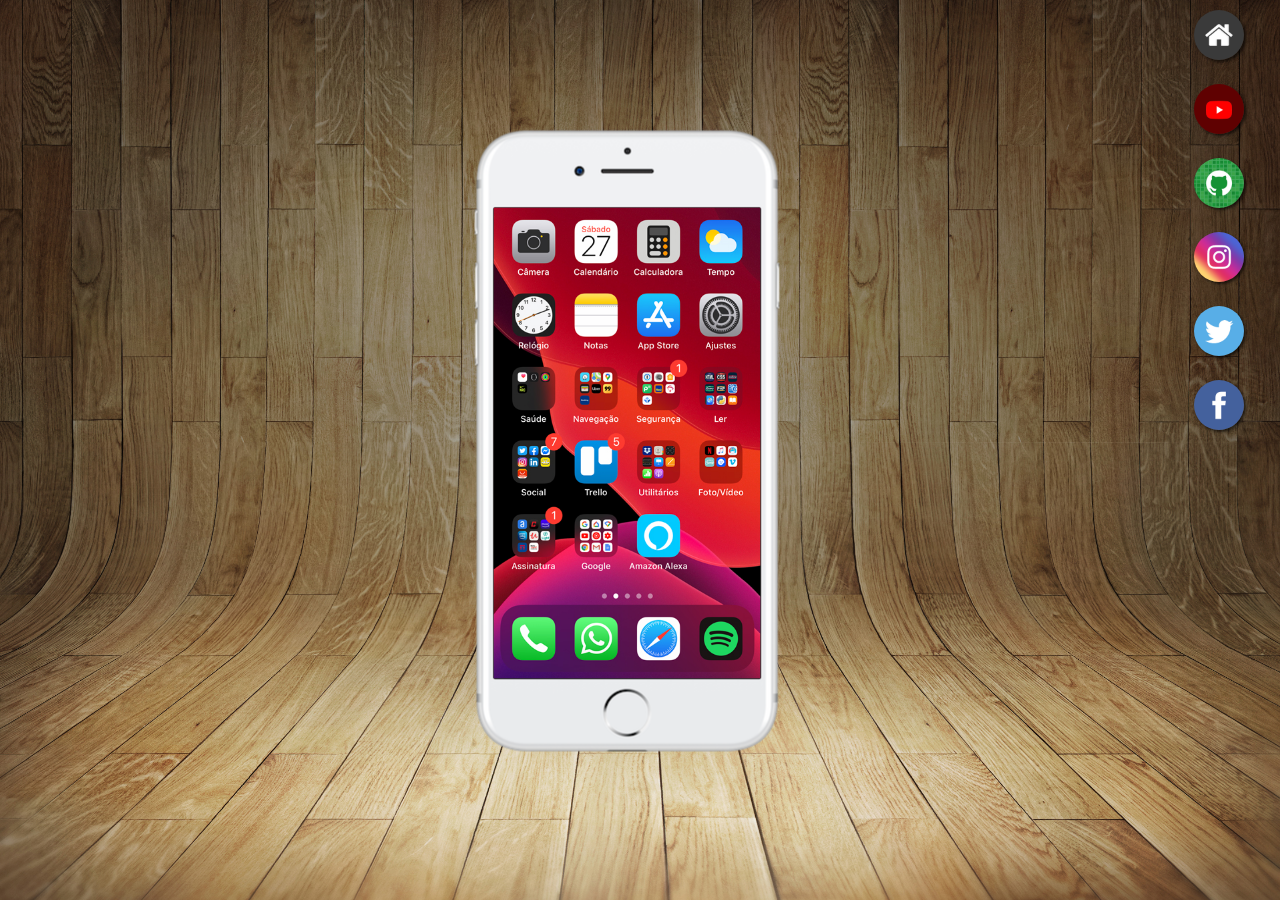
<file: index.html>
<!DOCTYPE html>
<html lang="pt-br">

<head>
    <meta charset="UTF-8">
    <meta http-equiv="X-UA-Compatible" content="IE=edge">
    <meta name="viewport" content="width=device-width, initial-scale=1.0">
    <title>Projeto Social</title>
    <link rel="shortcut icon" href="favicon.ico" type="image/x-icon">
    <link rel="stylesheet" href="estilos/style.css">
</head>

<body>
    <main>
        <section id="tel">
            <iframe src="home.html" frameborder="0" name="tela" id="tela"></iframe>
        </section>
        <section id="nav">
            <a href="home.html" target="tela"><img src="imagens/logo-home.jpg" class="home" alt=""></a><br>
            <a href="youtube.html" target="tela"><img src="imagens/logo-youtube.jpg" alt="Youtube"></a><br>
            <a href="github.html" target="tela"><img src="imagens/logo-github.jpg" alt="Github"></a><br>
            <a href="instagram.html" target="tela"><img src="imagens/logo-instagram.jpg" alt="Instagram"></a><br>
            <a href="twitter.html" target="tela"><img src="imagens/logo-twitter.jpg" alt="Twitter"></a><br>
            <a href="facebook.html" target="tela"><img src="imagens/logo-facebook.jpg" alt="Facebook"></a>
        </section>
    </main>
</body>

</html>
</file>
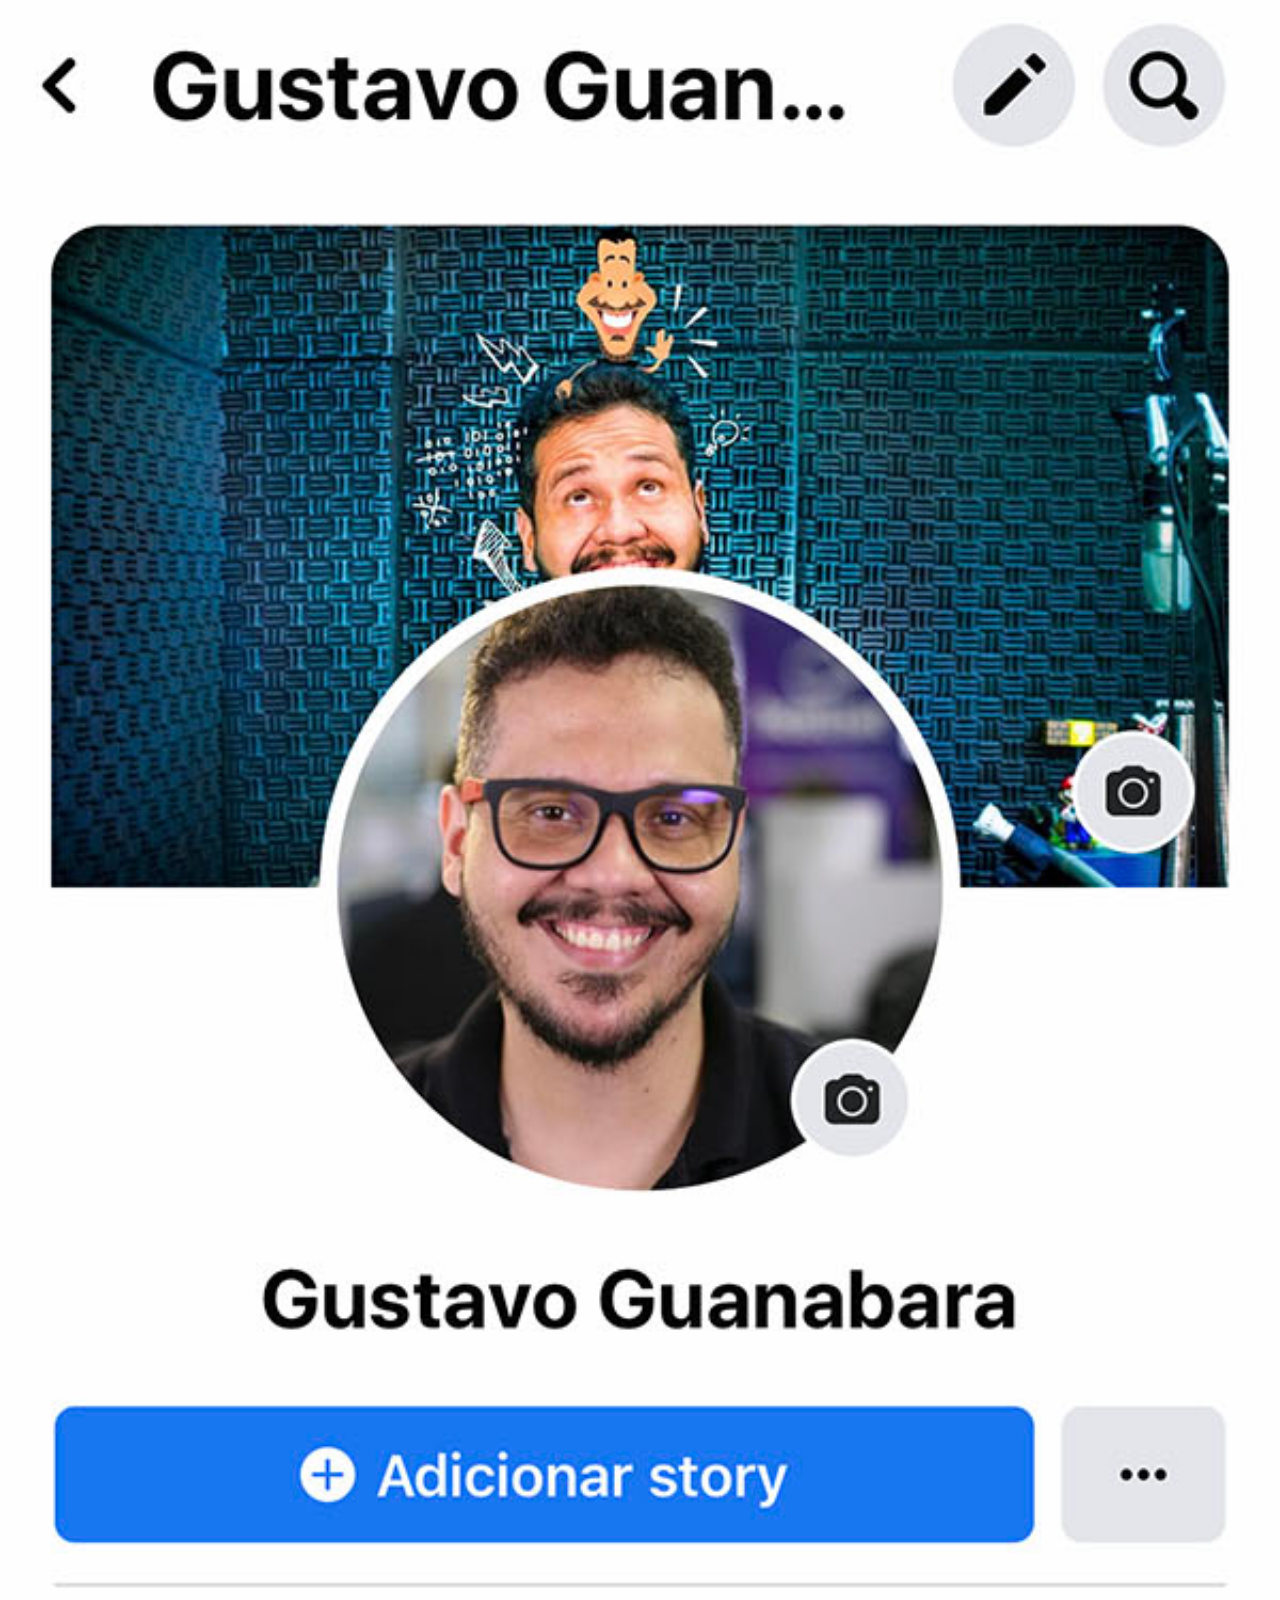
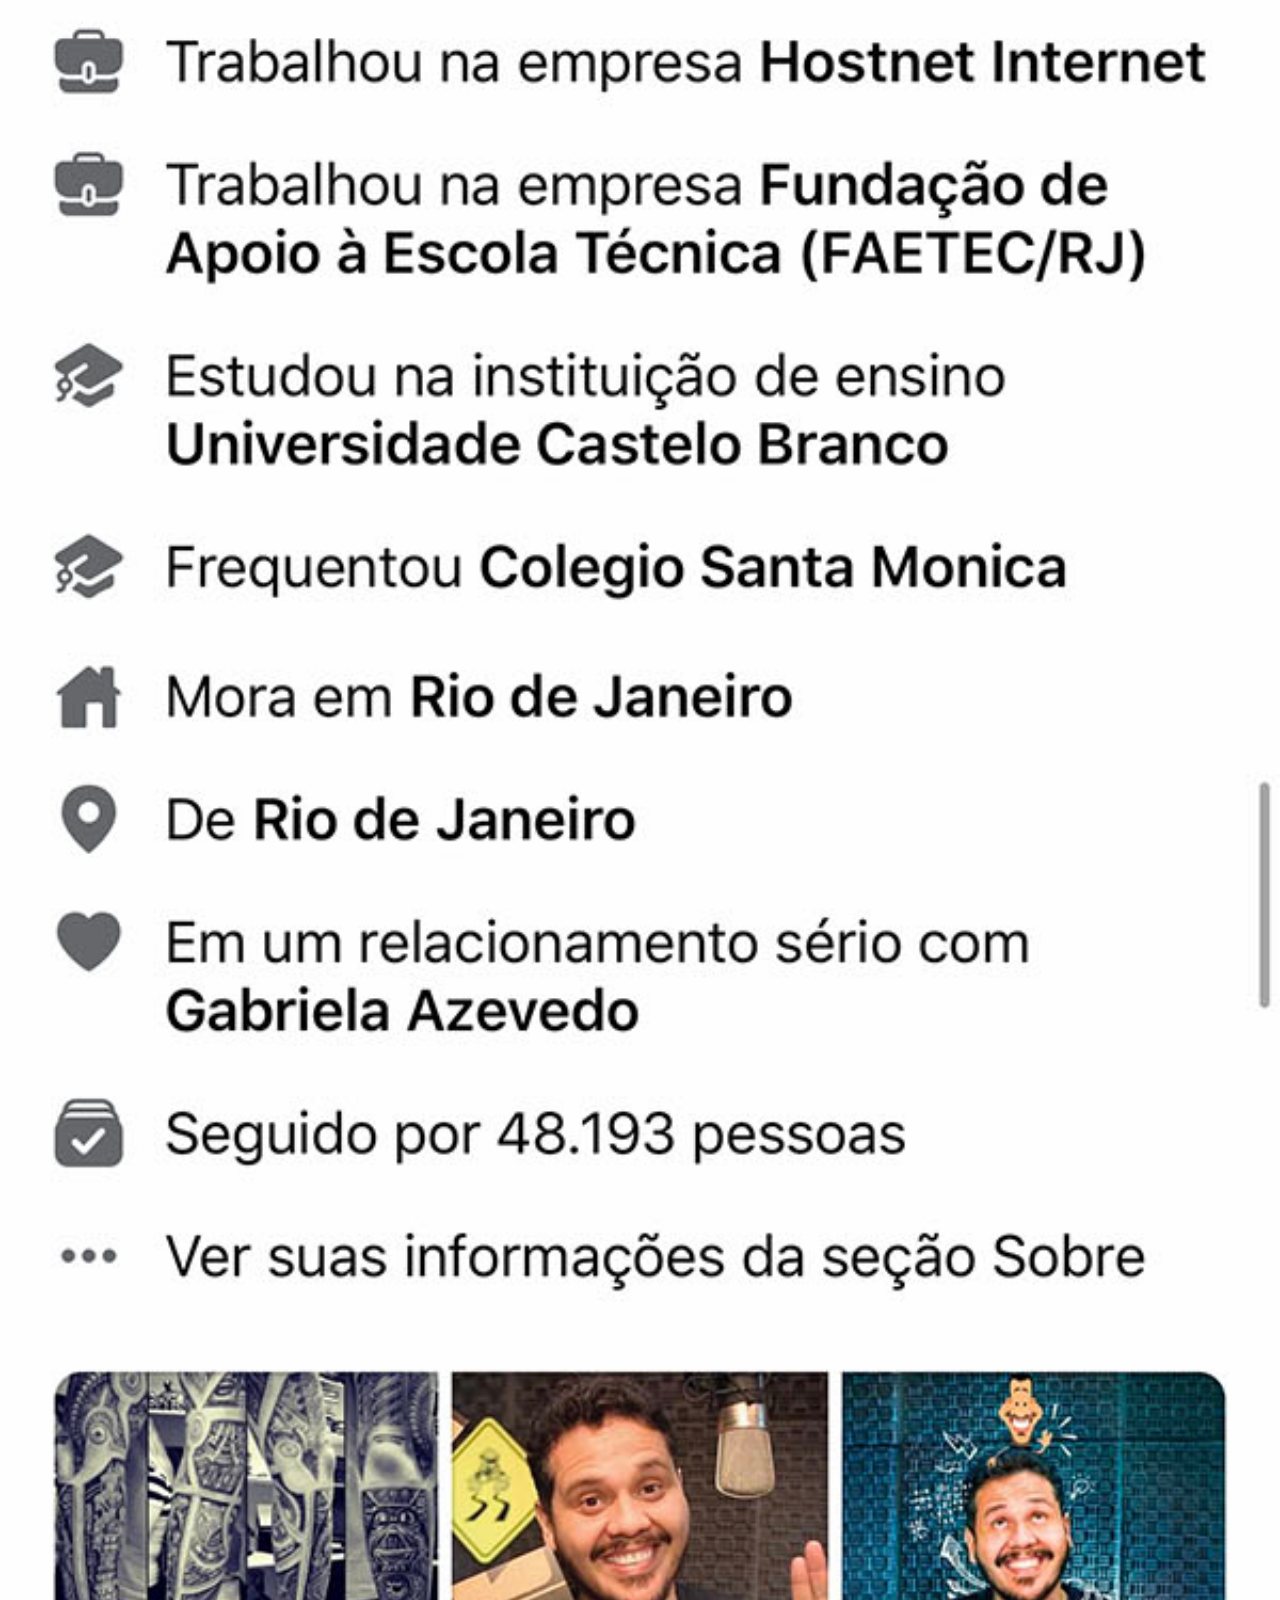
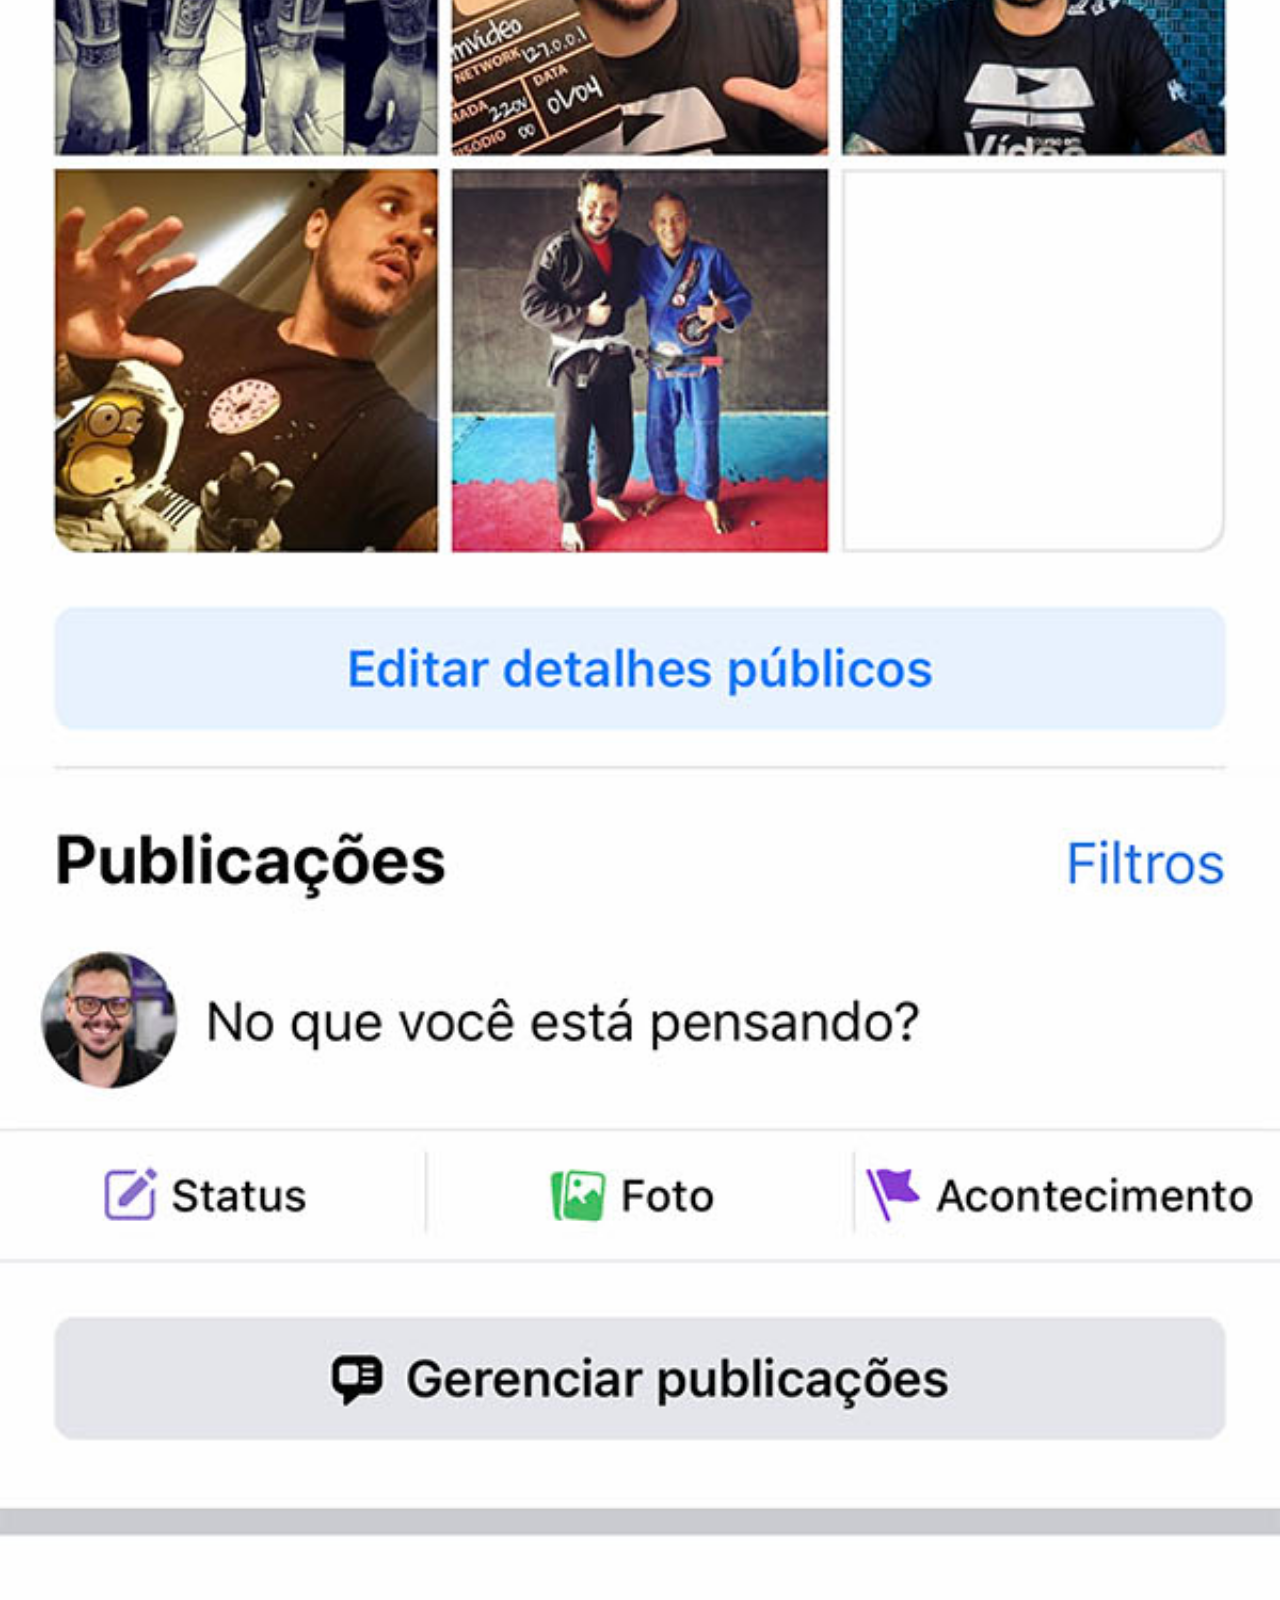
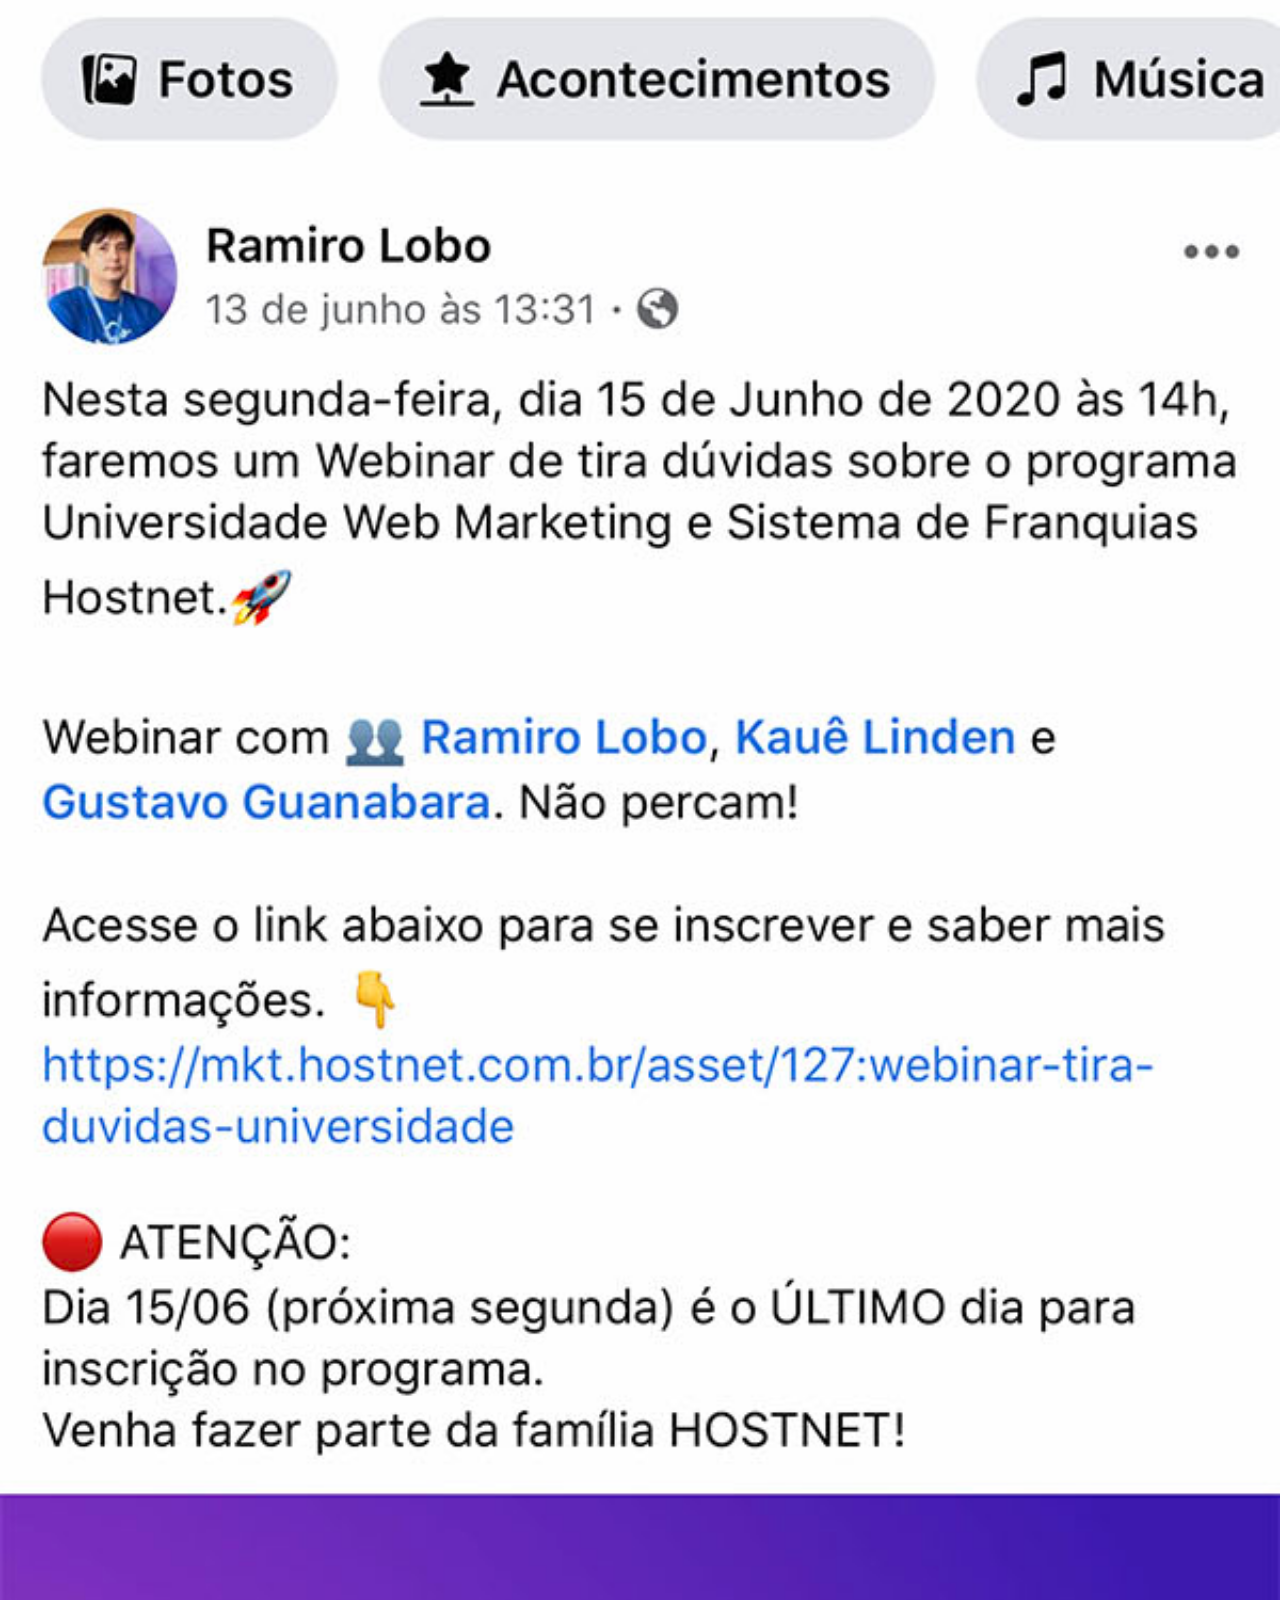
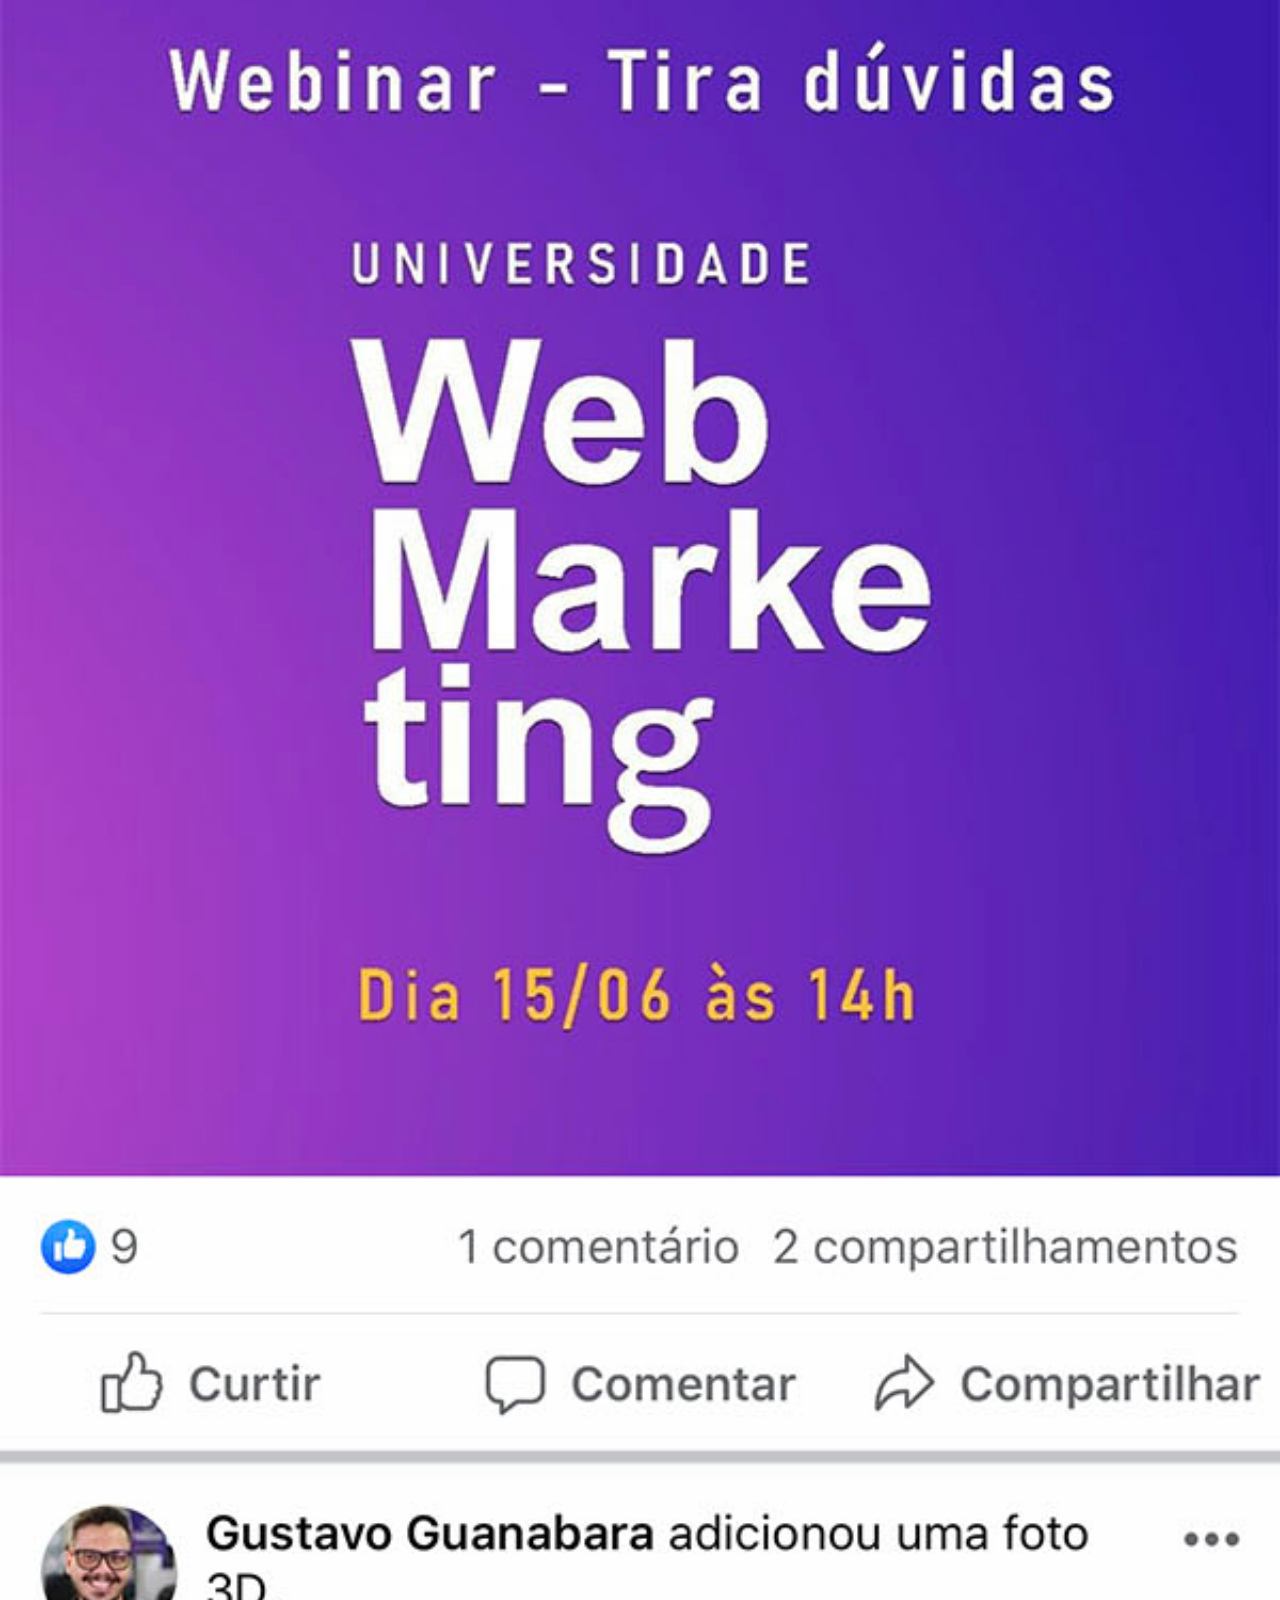
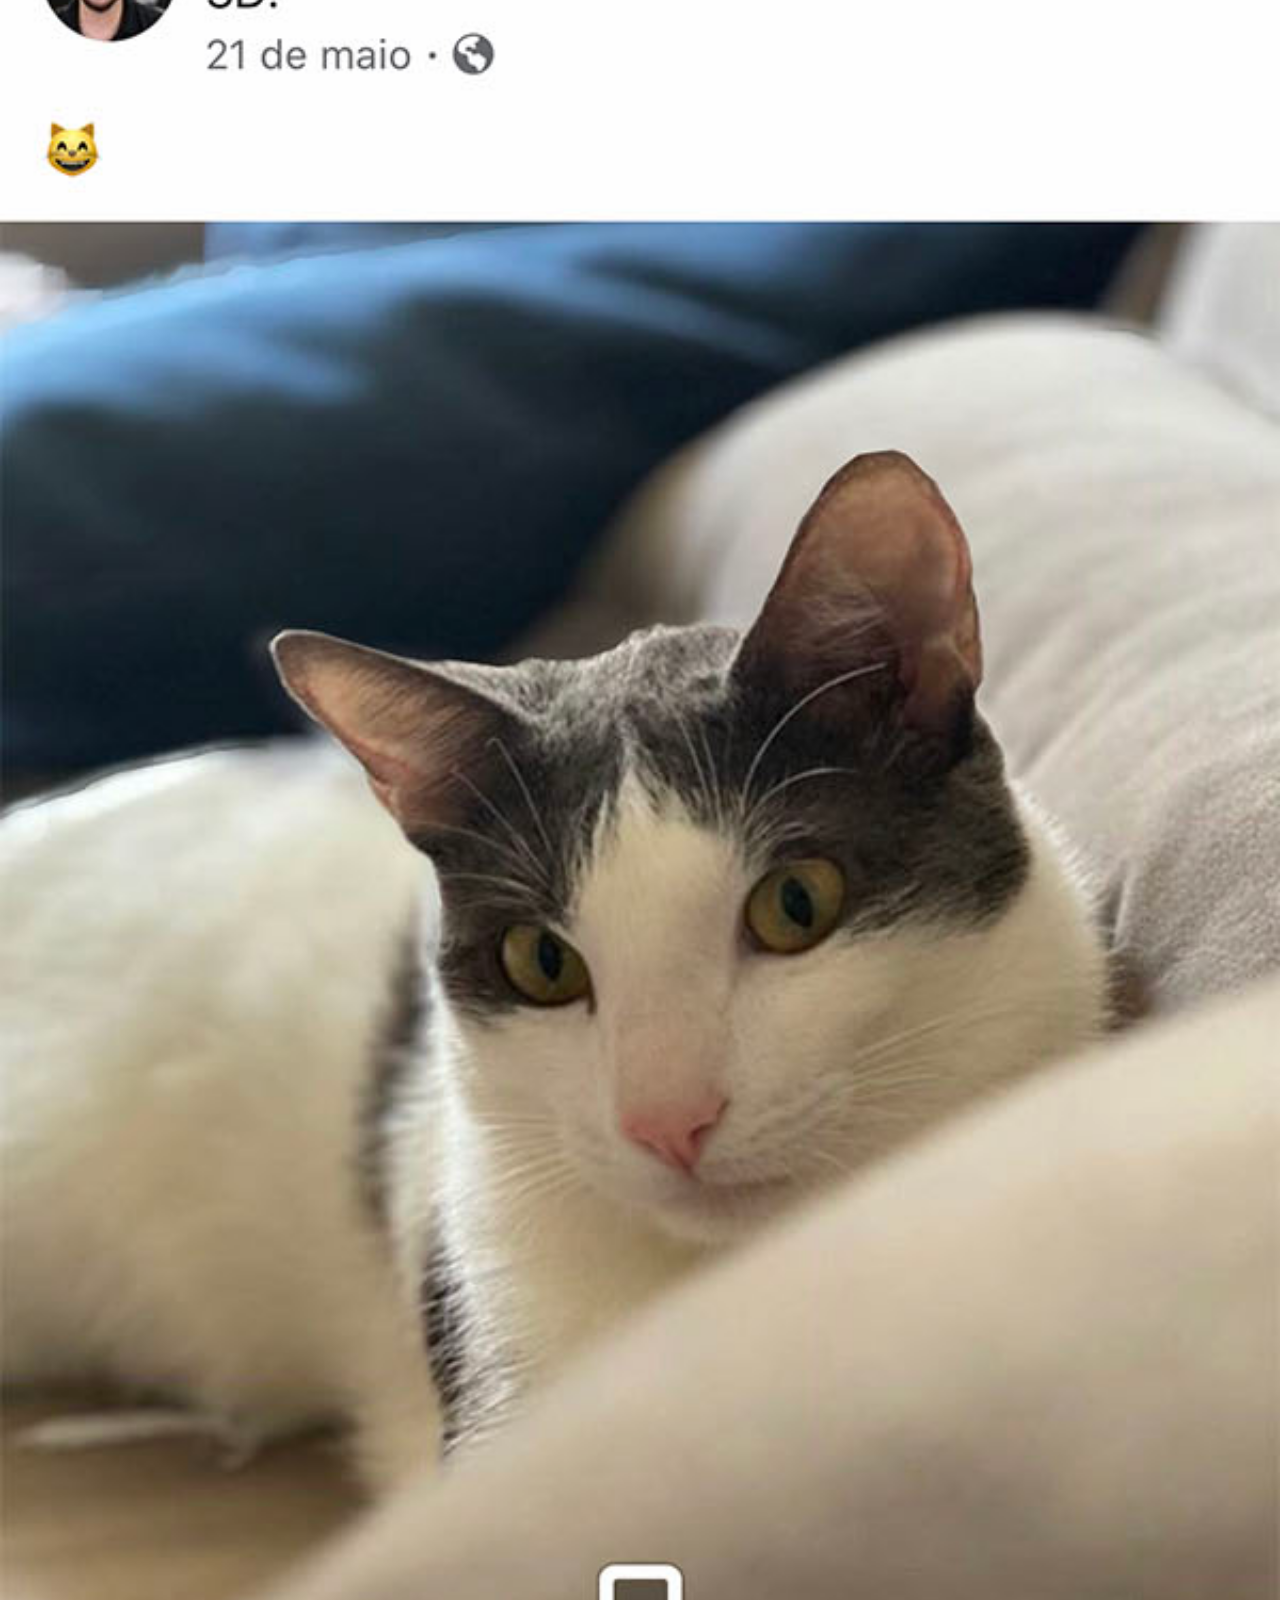
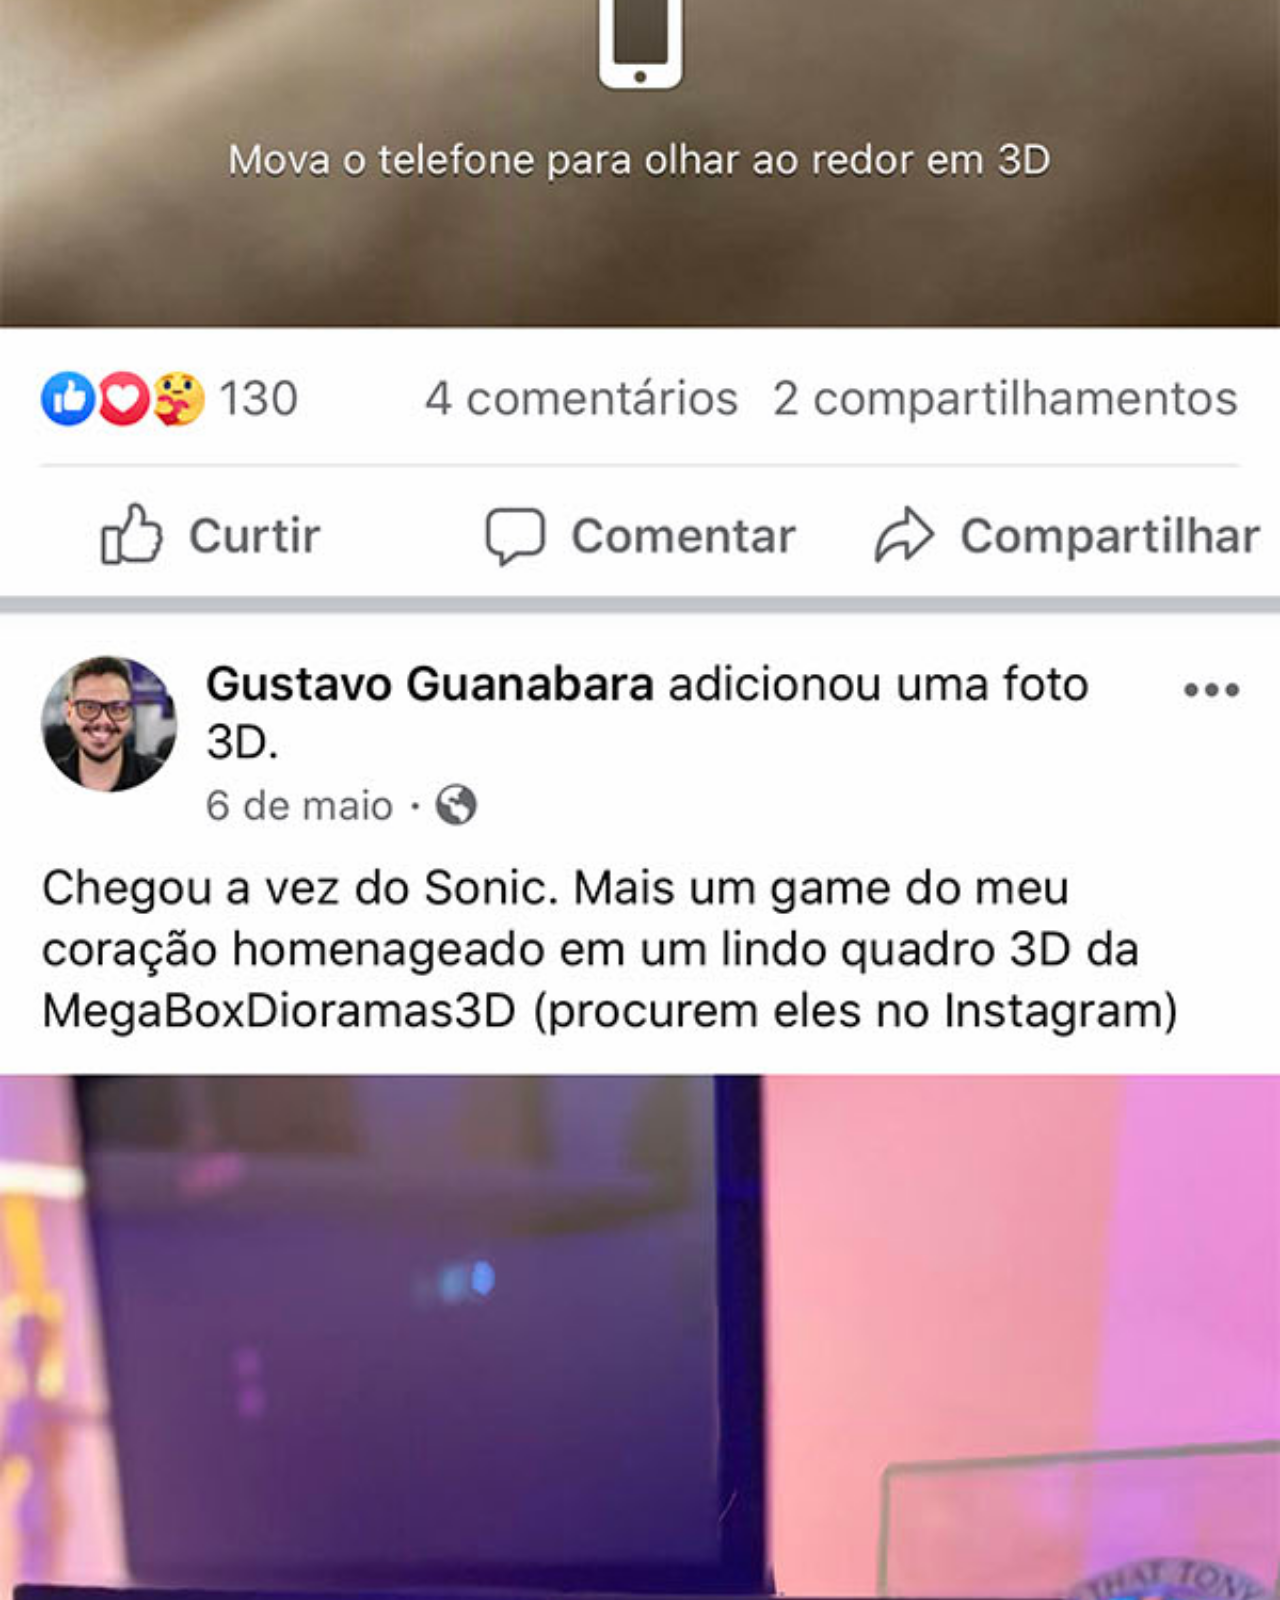
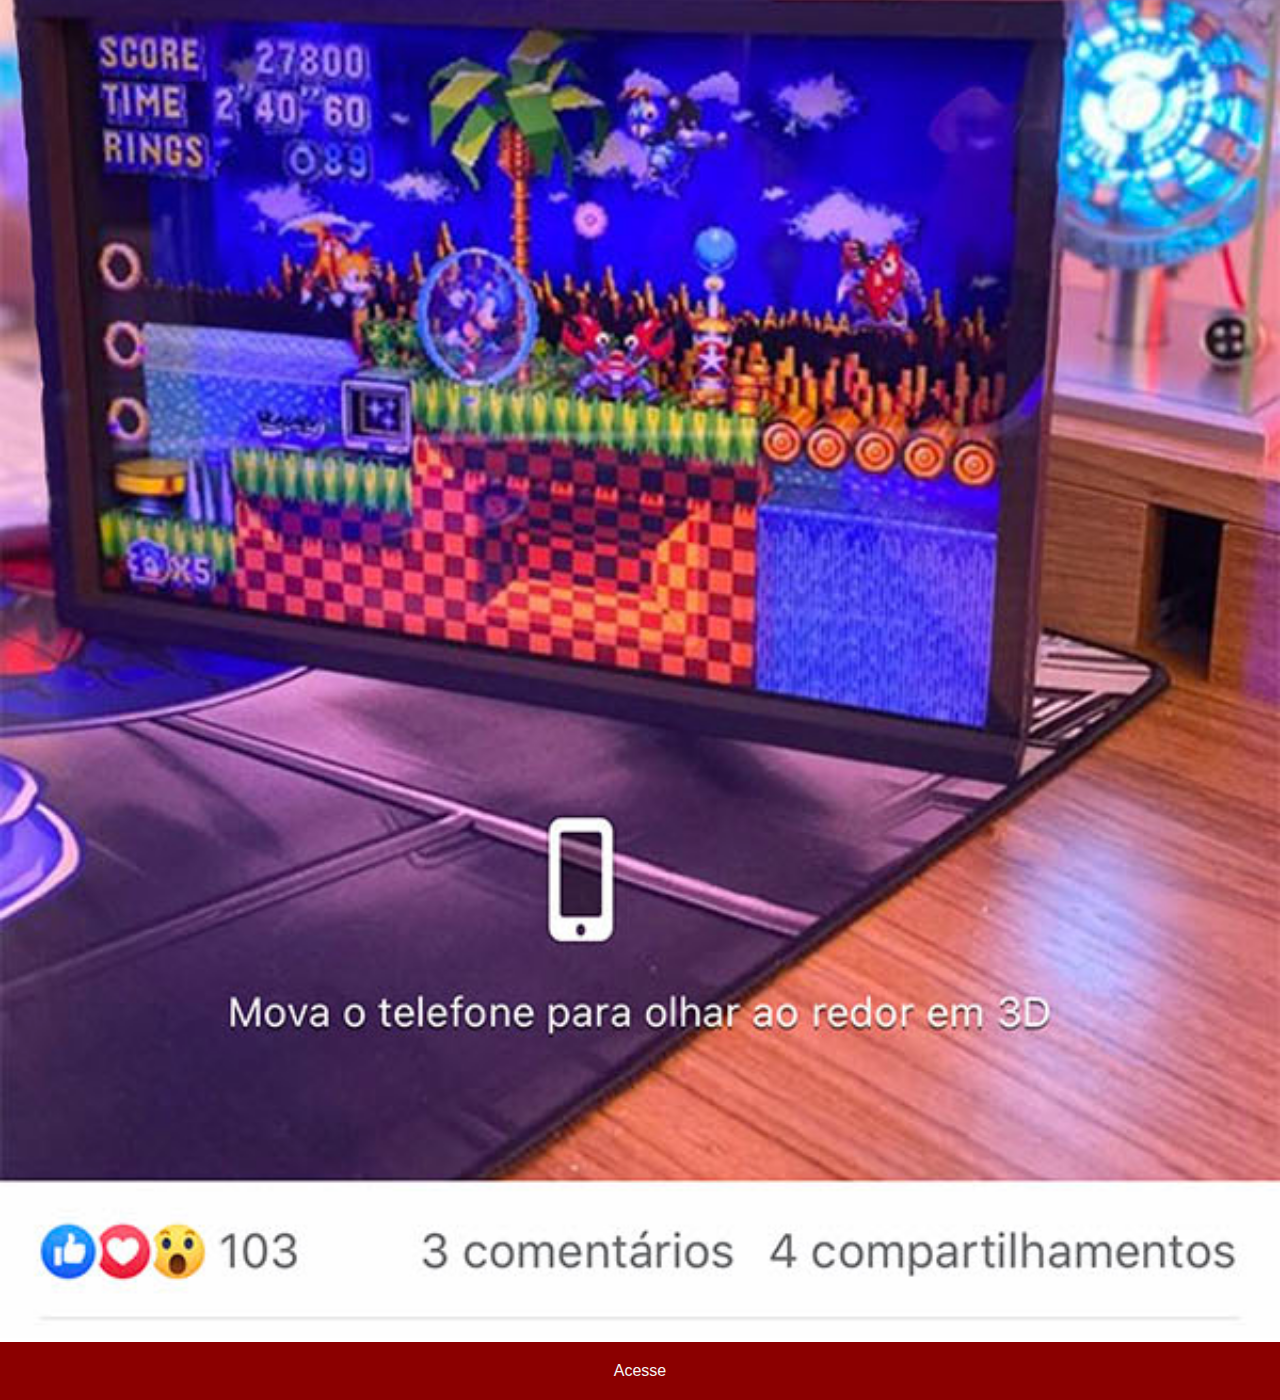
<file: facebook.html>
<!DOCTYPE html>
<html lang="pt-br">
<head>
    <meta charset="UTF-8">
    <meta http-equiv="X-UA-Compatible" content="IE=edge">
    <meta name="viewport" content="width=device-width, initial-scale=1.0">
    <title>Facebook</title>
    <link rel="stylesheet" href="estilos/social.css">
</head>
<body>
    <img src="imagens/tela-facebook.jpg" alt="Facebook">
    <a href="https://pt-br.facebook.com/gustavoguanabara/" target="_blank">Acesse</a>
</body>
</html>
</file>
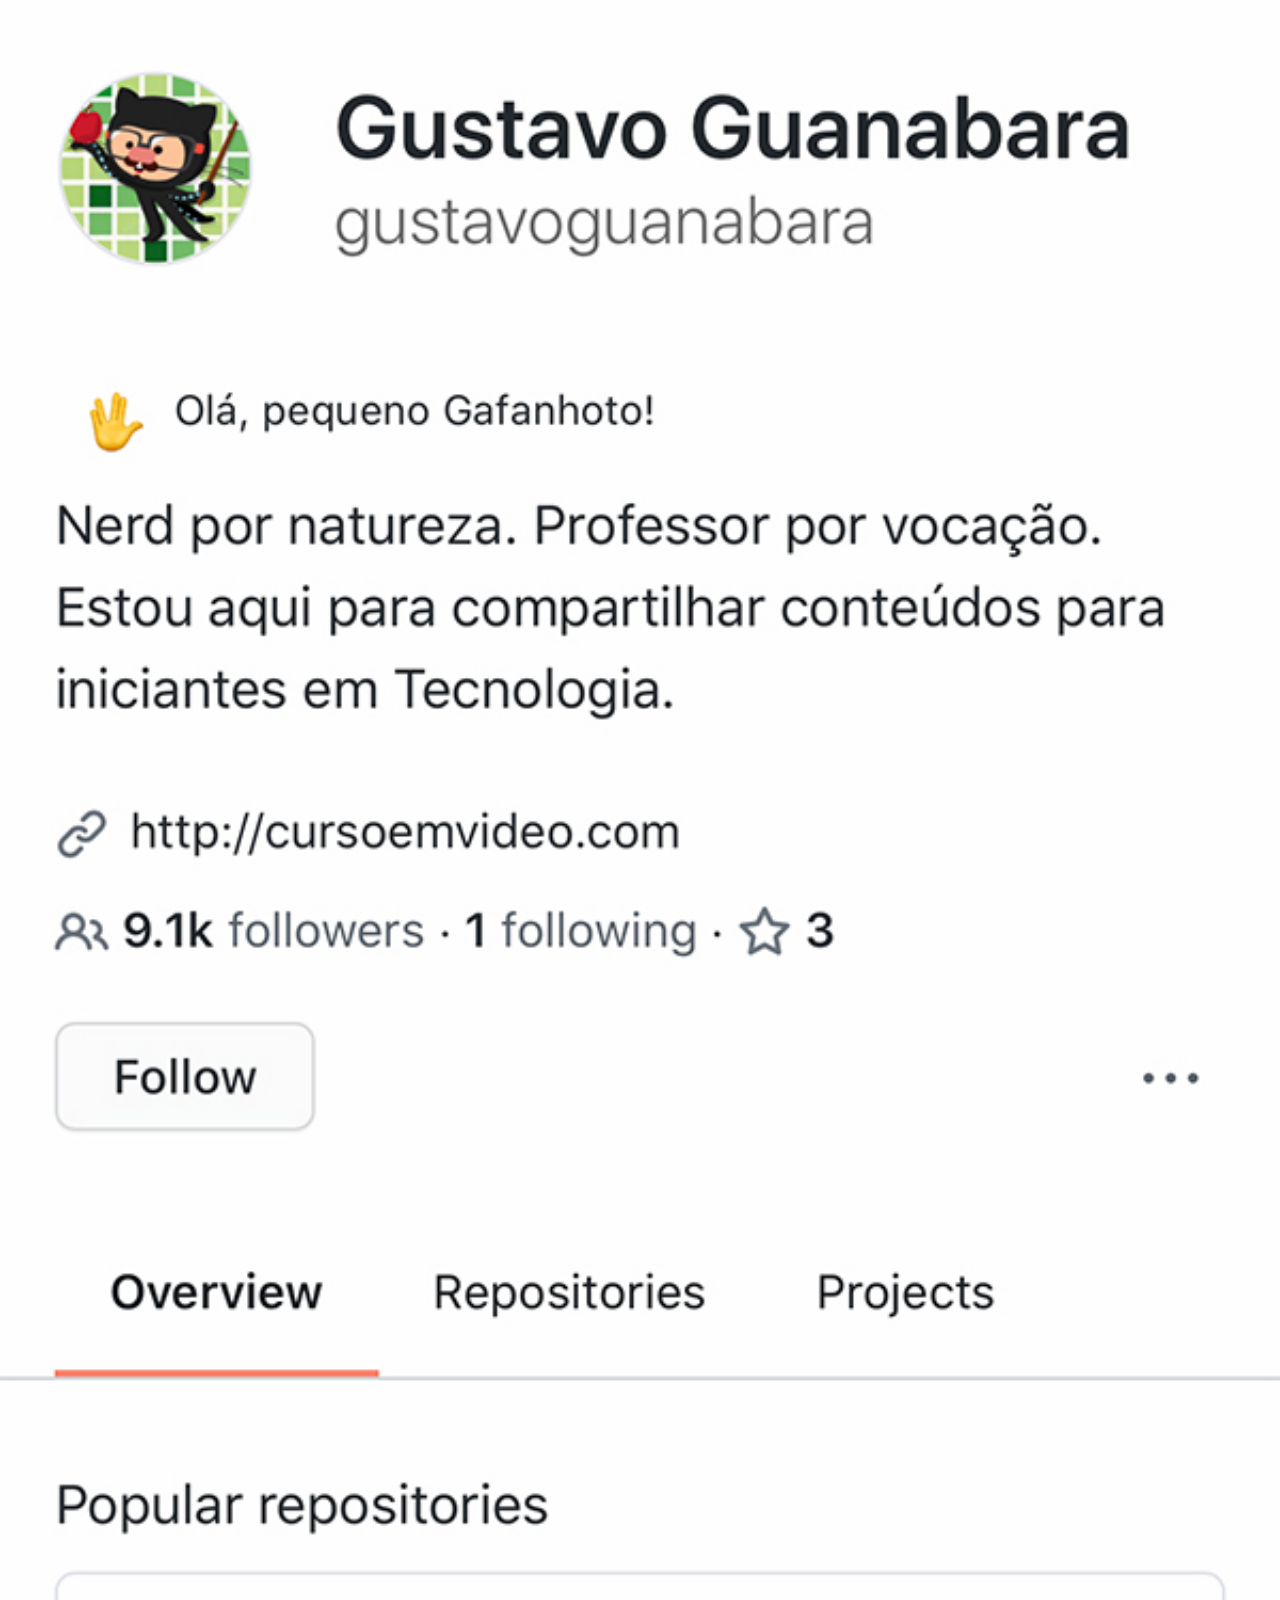
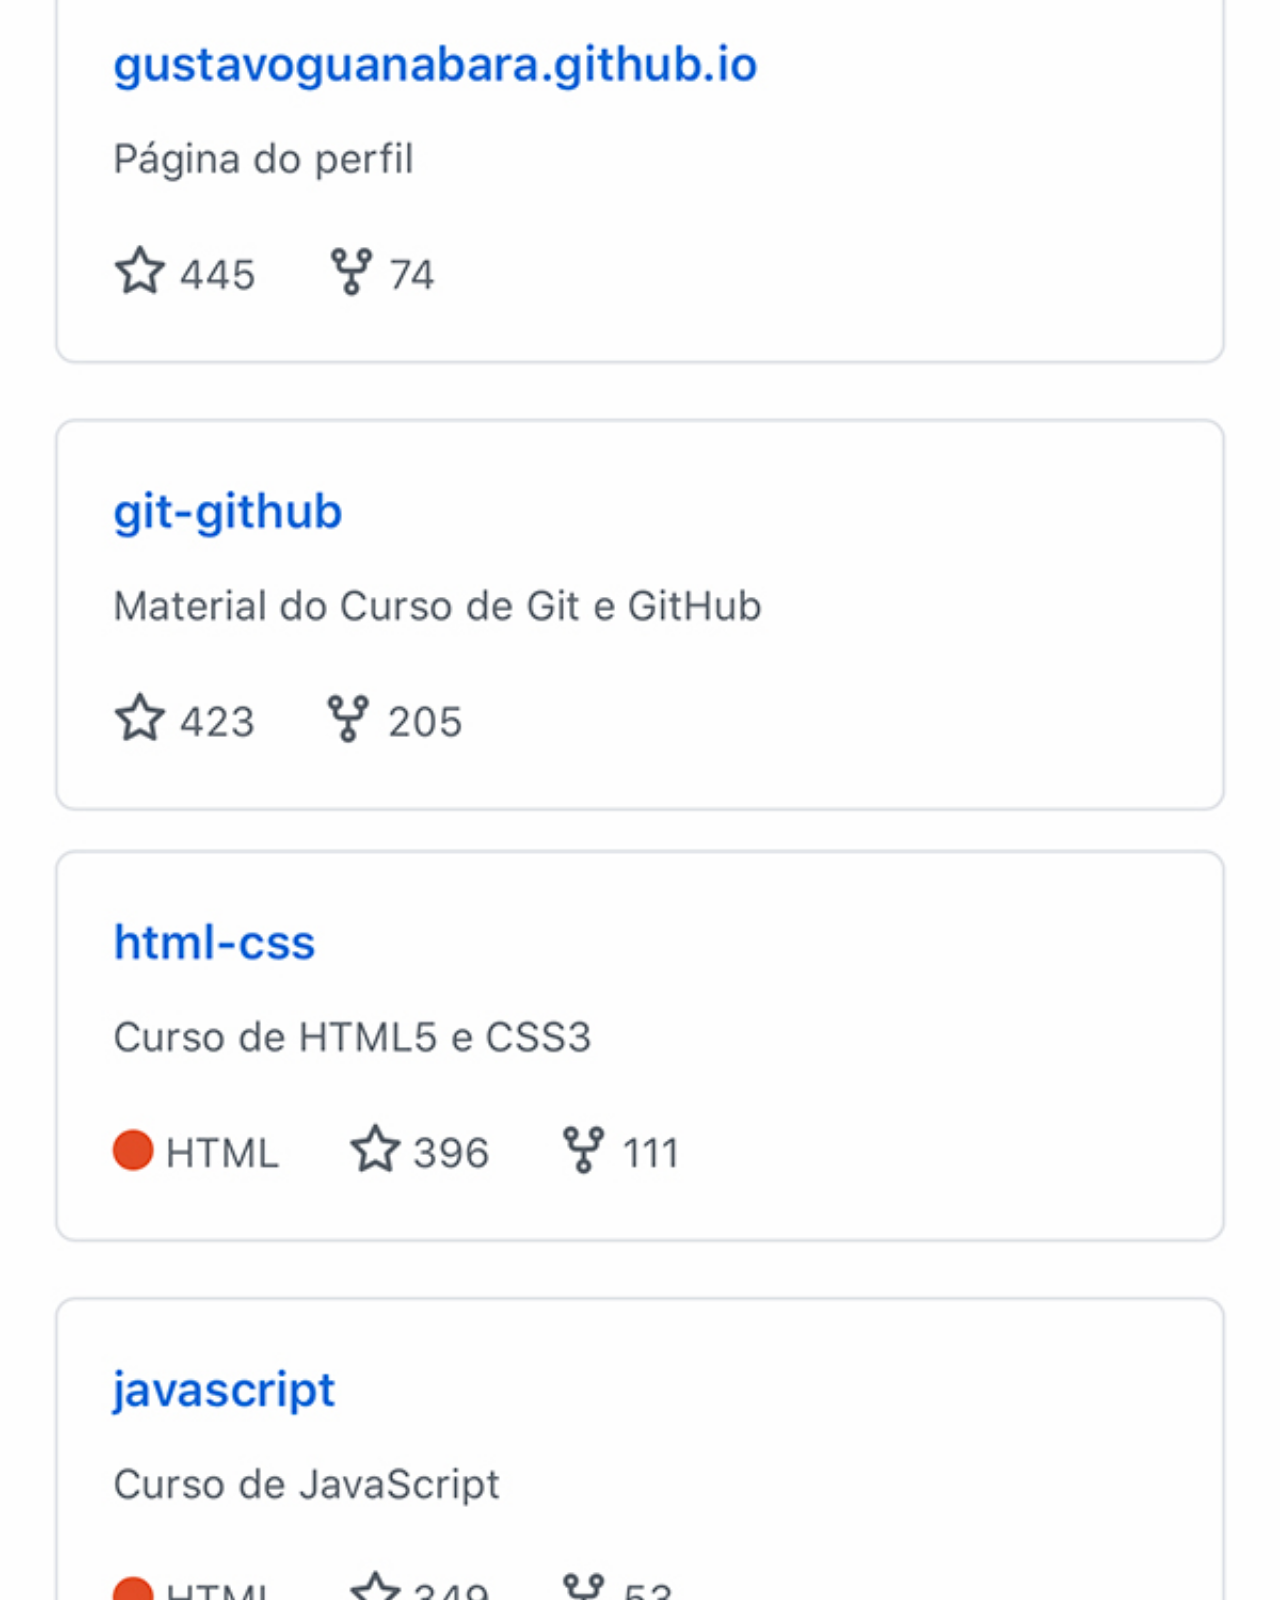
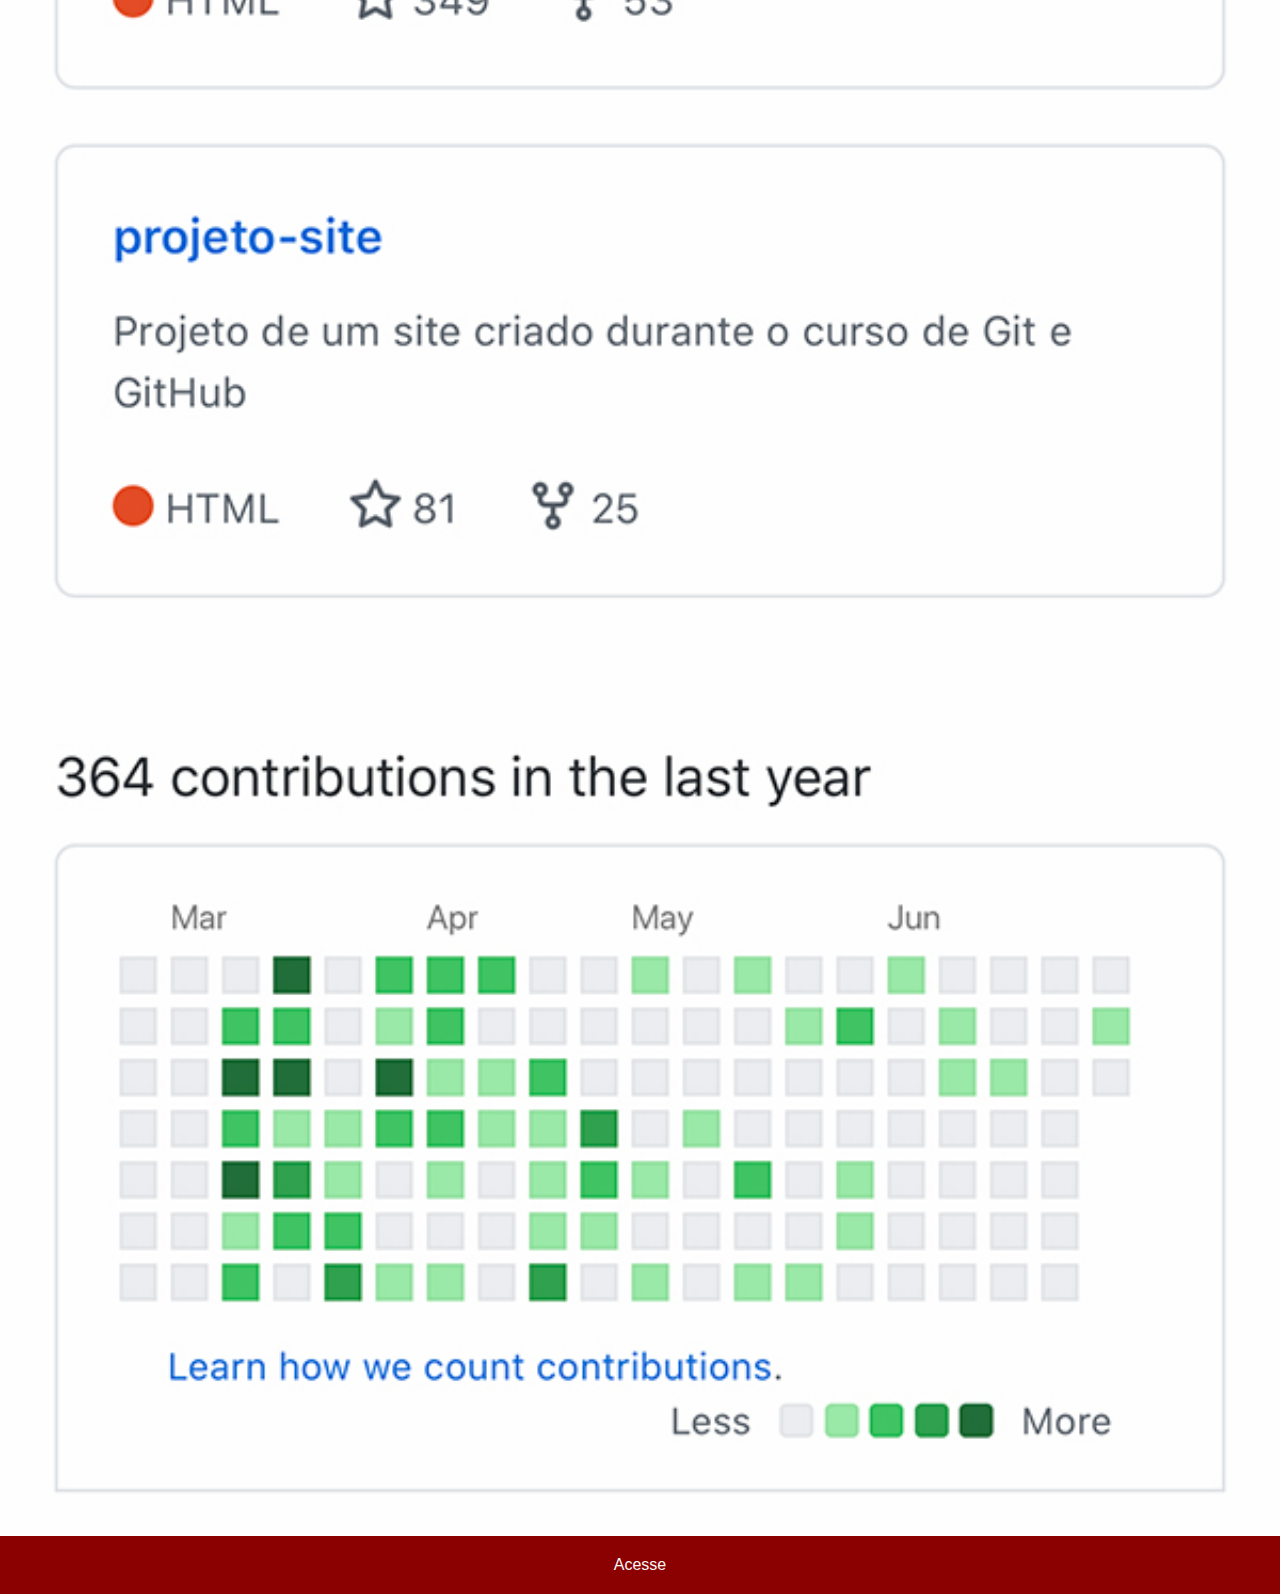
<file: github.html>
<!DOCTYPE html>
<html lang="pt-br">
<head>
    <meta charset="UTF-8">
    <meta http-equiv="X-UA-Compatible" content="IE=edge">
    <meta name="viewport" content="width=device-width, initial-scale=1.0">
    <title>Github</title>
    <link rel="stylesheet" href="estilos/social.css">
</head>
<body>
    <img src="imagens/tela-github.jpg" alt="Github">
    <a href="https://github.com/gustavoguanabara" target="_blank">Acesse</a>
</body>
</html>
</file>
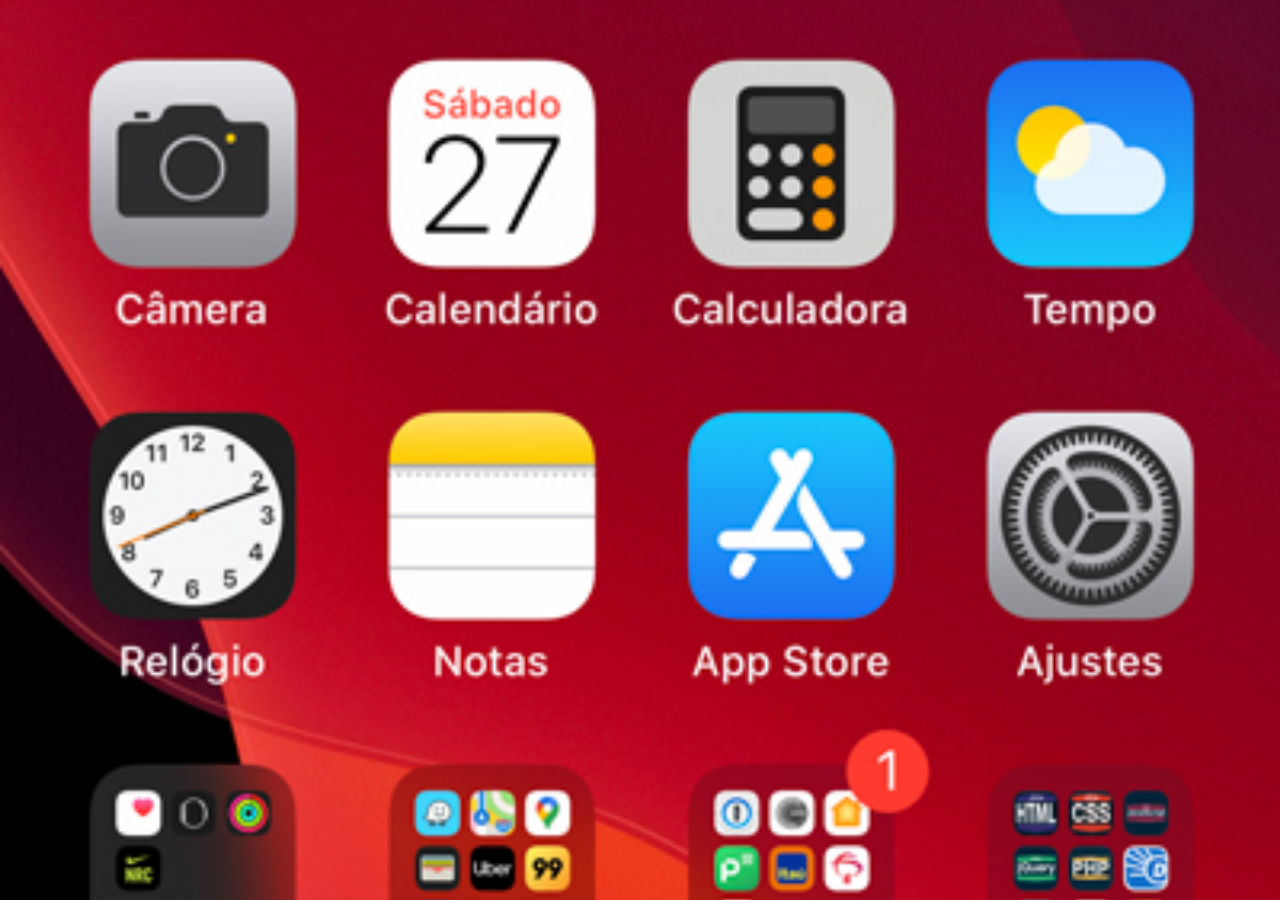
<file: home.html>
<!DOCTYPE html>
<html lang="pt-br">
<head>
    <meta charset="UTF-8">
    <meta http-equiv="X-UA-Compatible" content="IE=edge">
    <meta name="viewport" content="width=device-width, initial-scale=1.0">
    <title>home</title>
    <style>
        *{
            margin: 0px;
            padding: 0px;
        }
        body{
            width: 100vw;
            height: 100vh;
            background: black url('imagens/tela-home.jpg') no-repeat top center;
            background-size: cover;
        }
    </style>
</head>
<body>
    
</body>
</html>
</file>
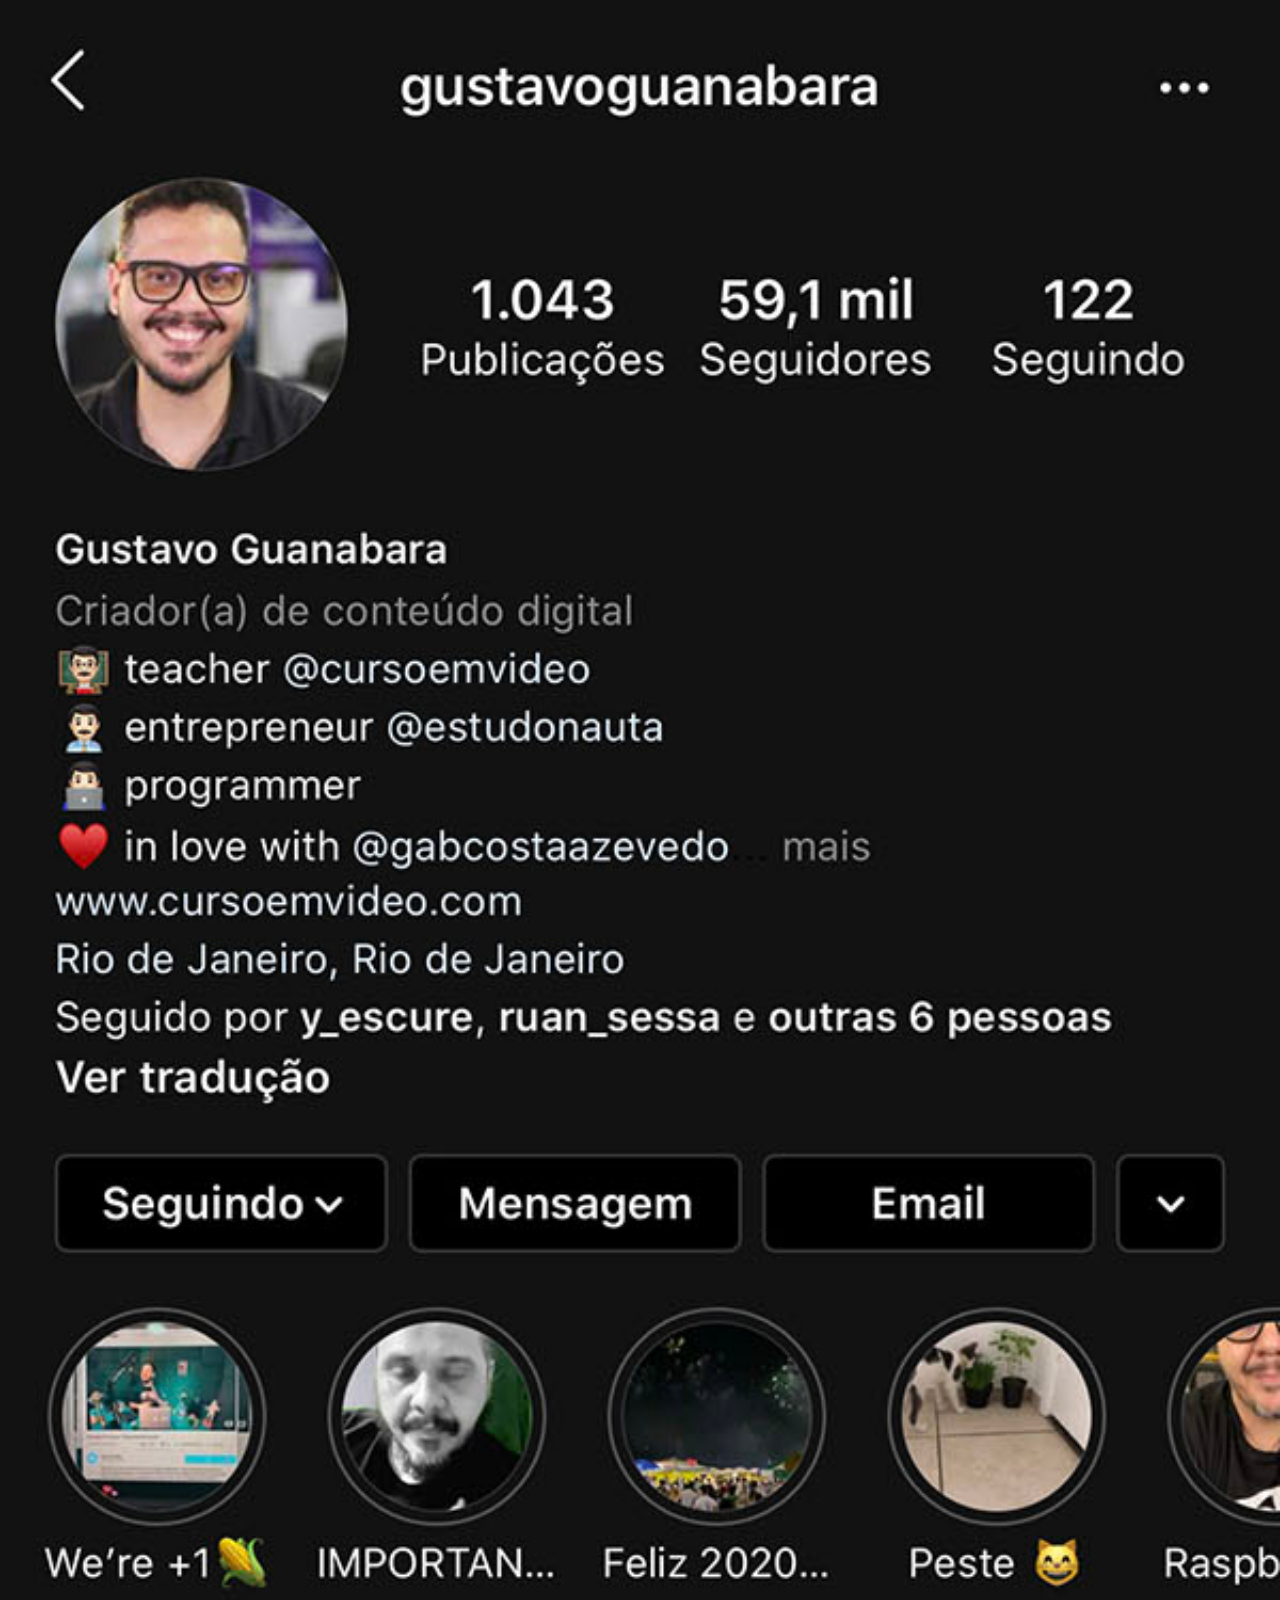
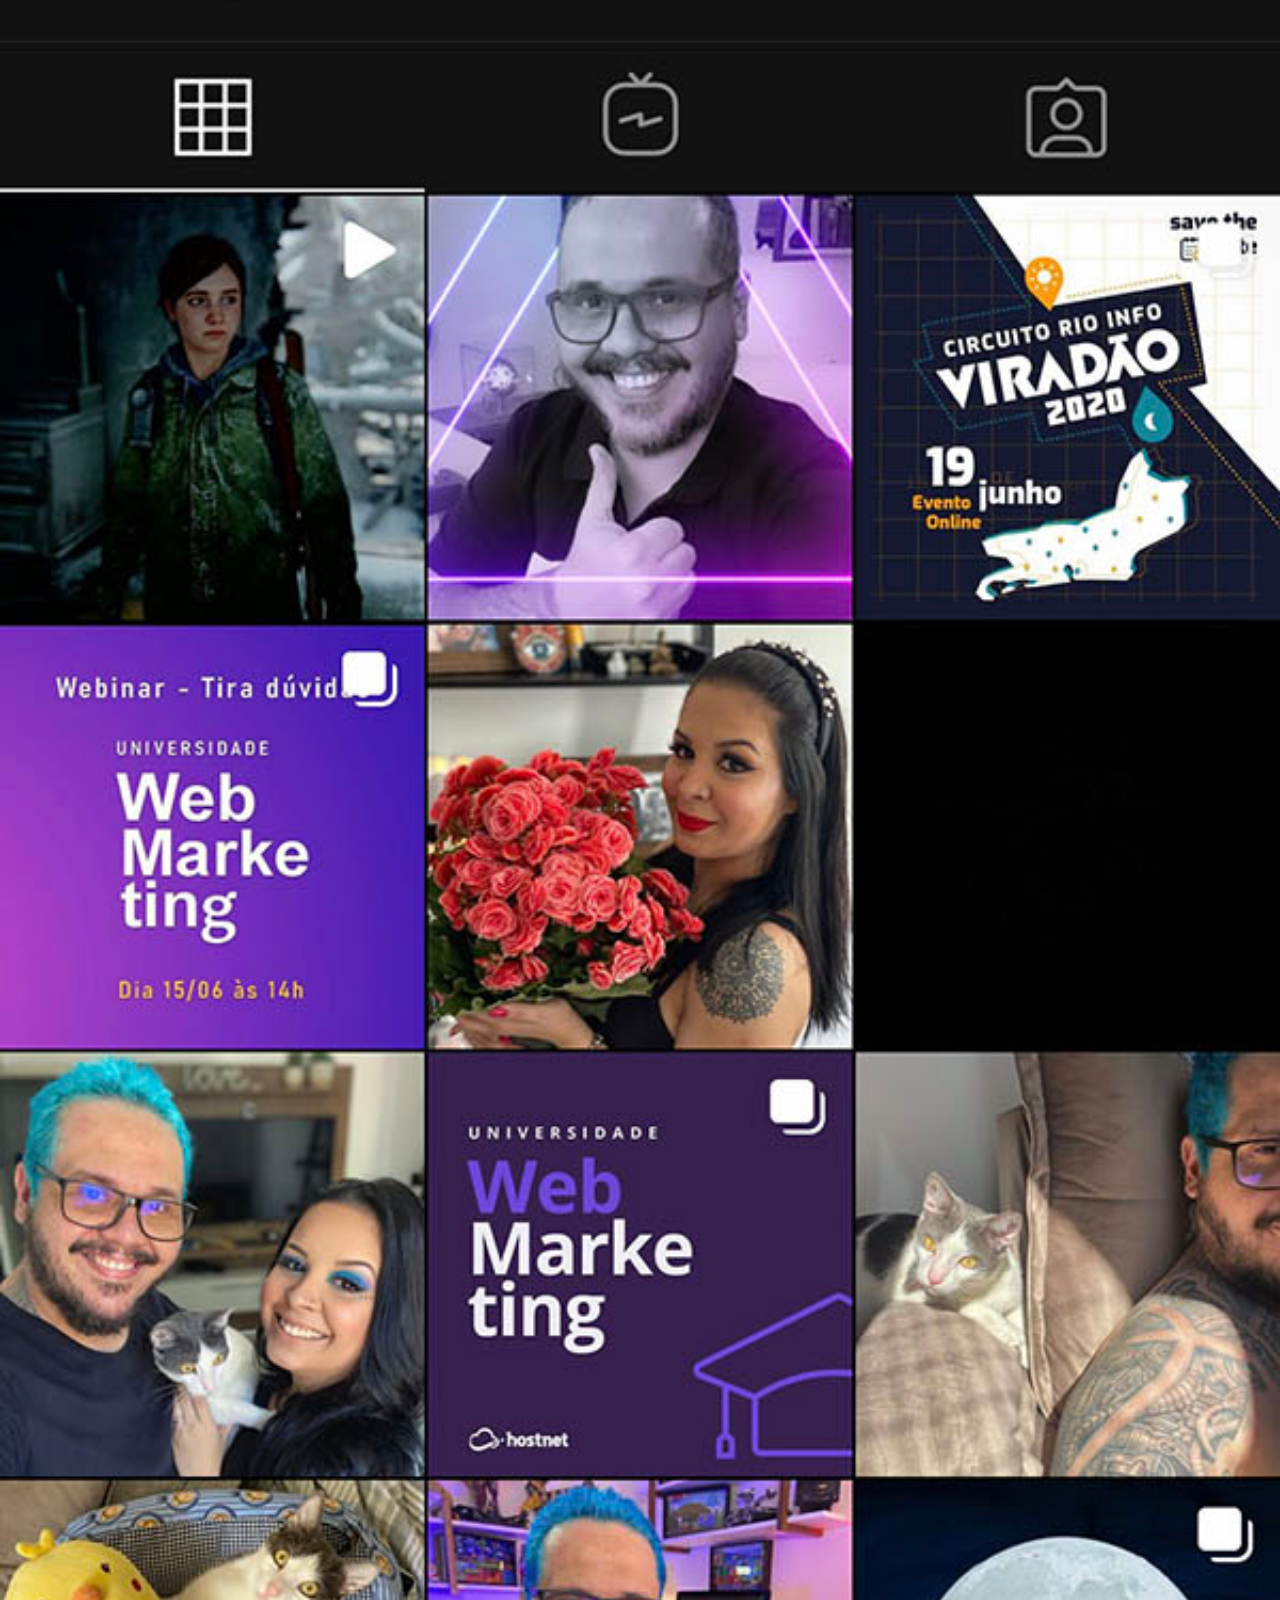
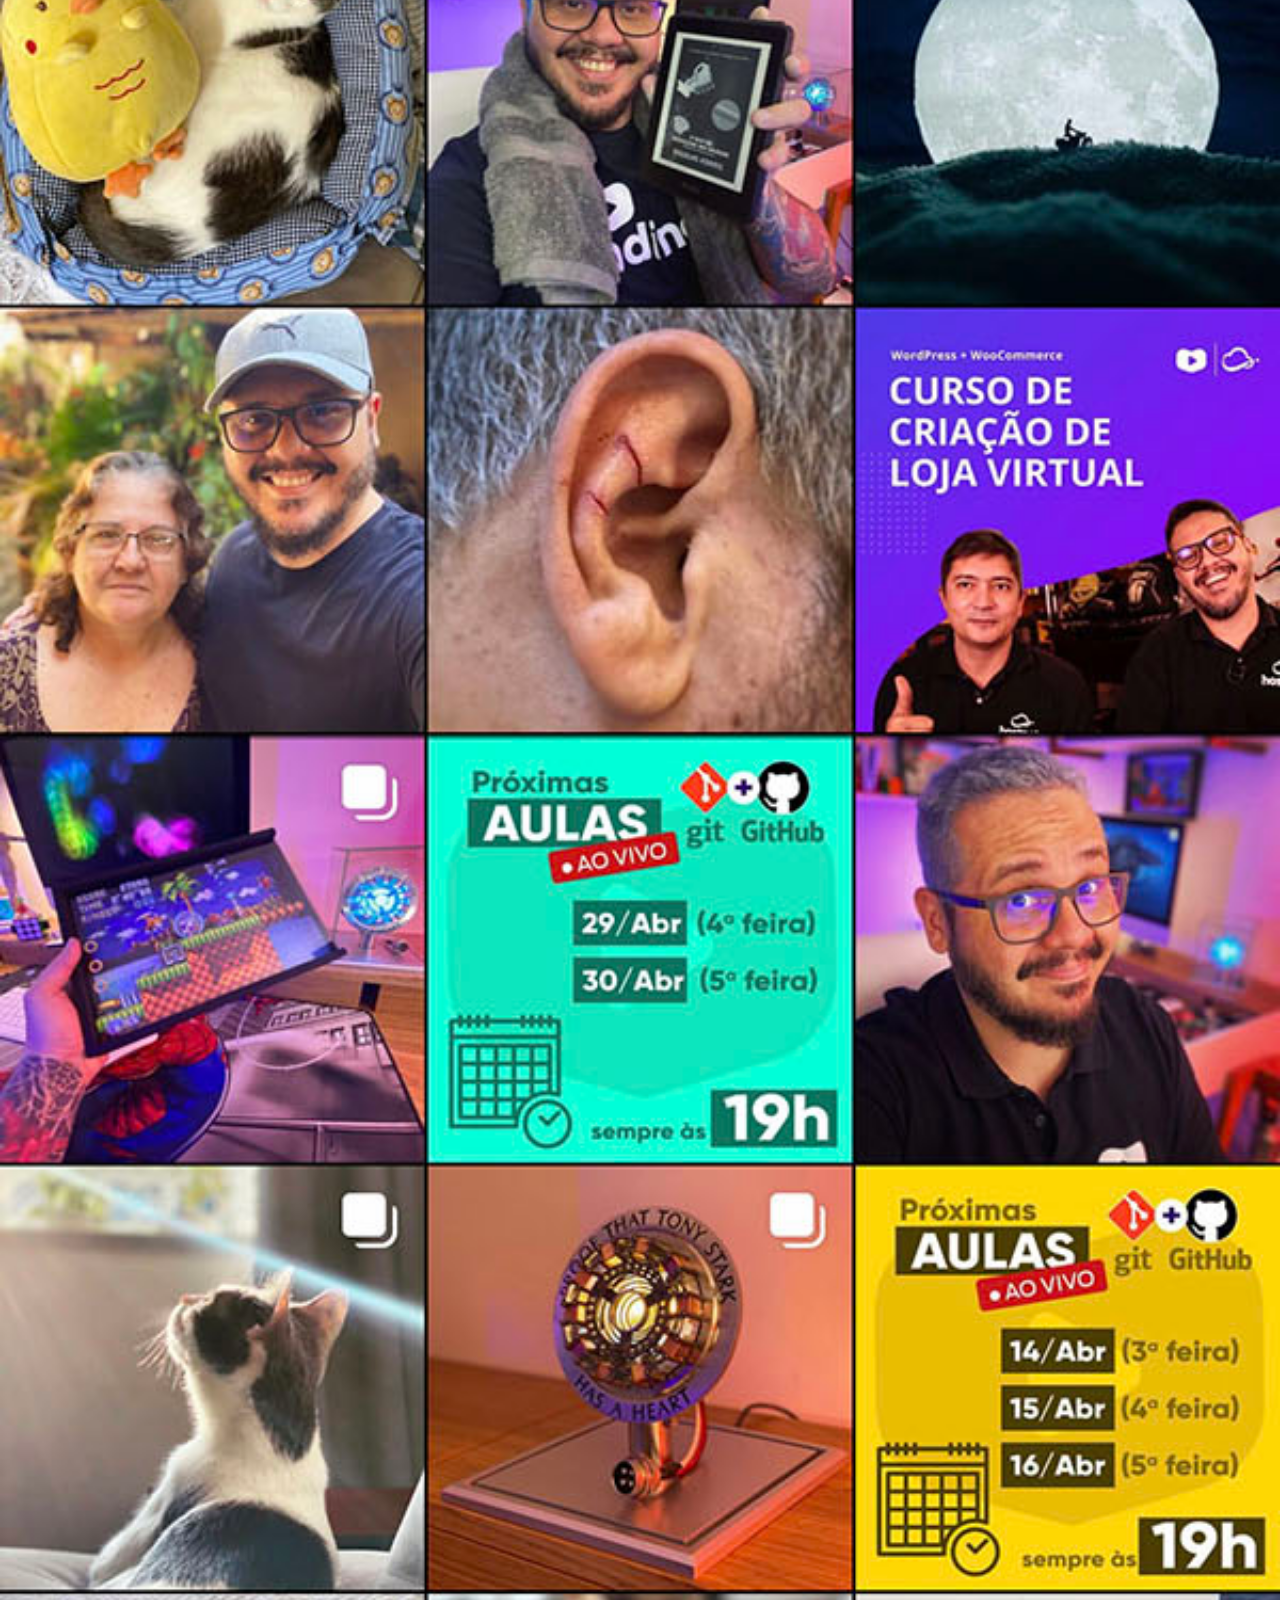
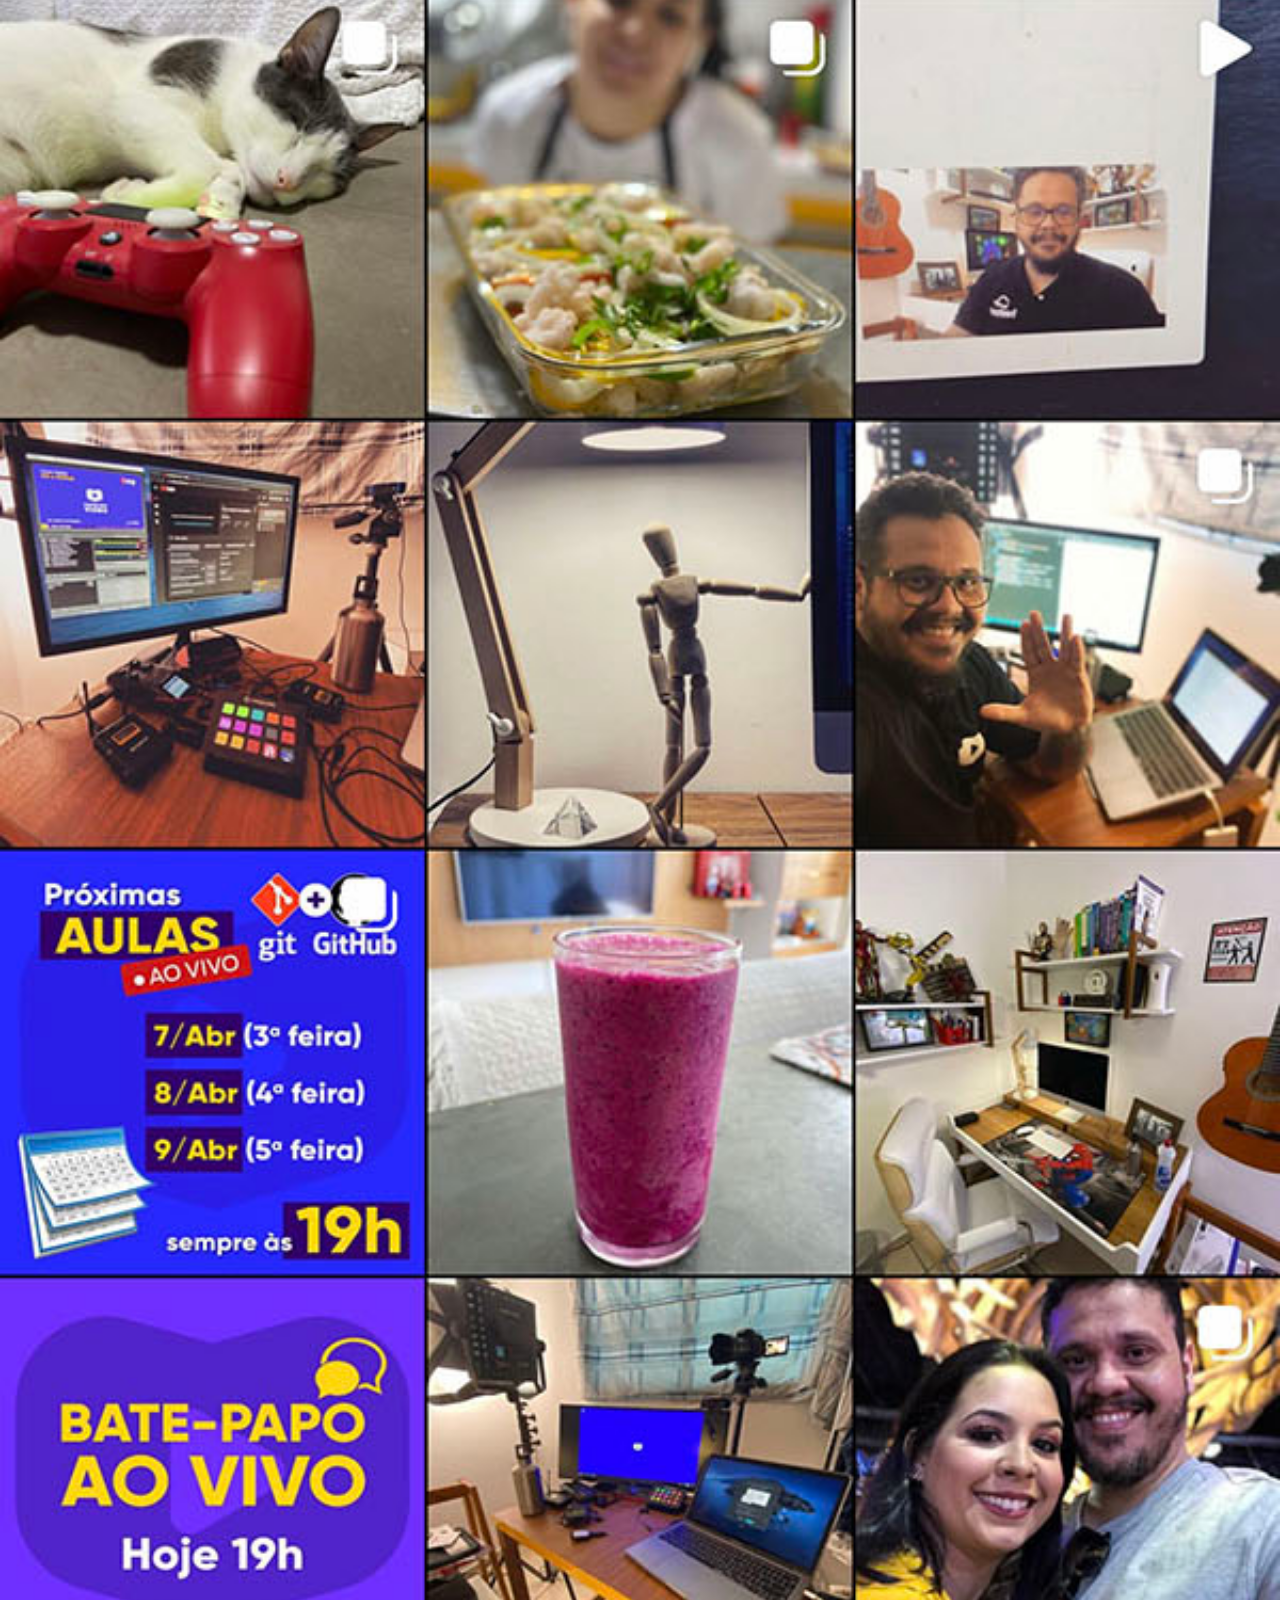
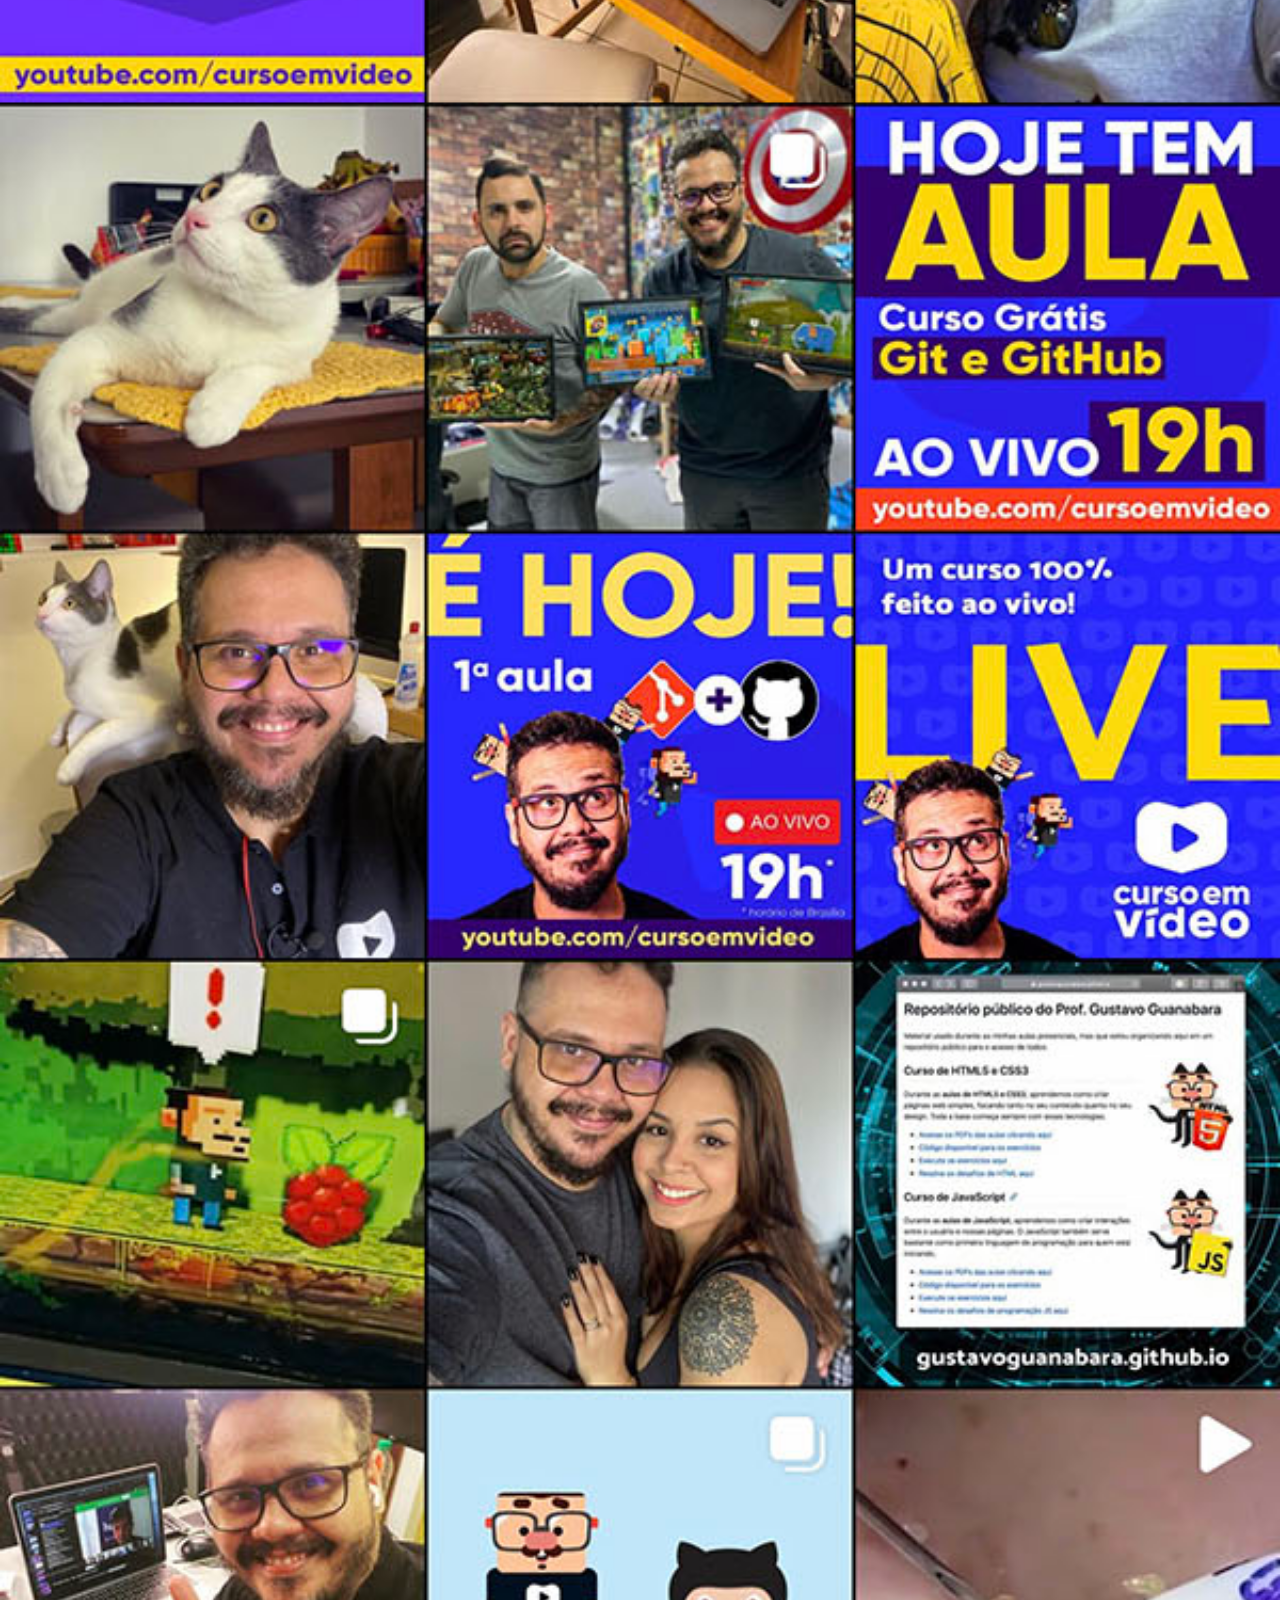
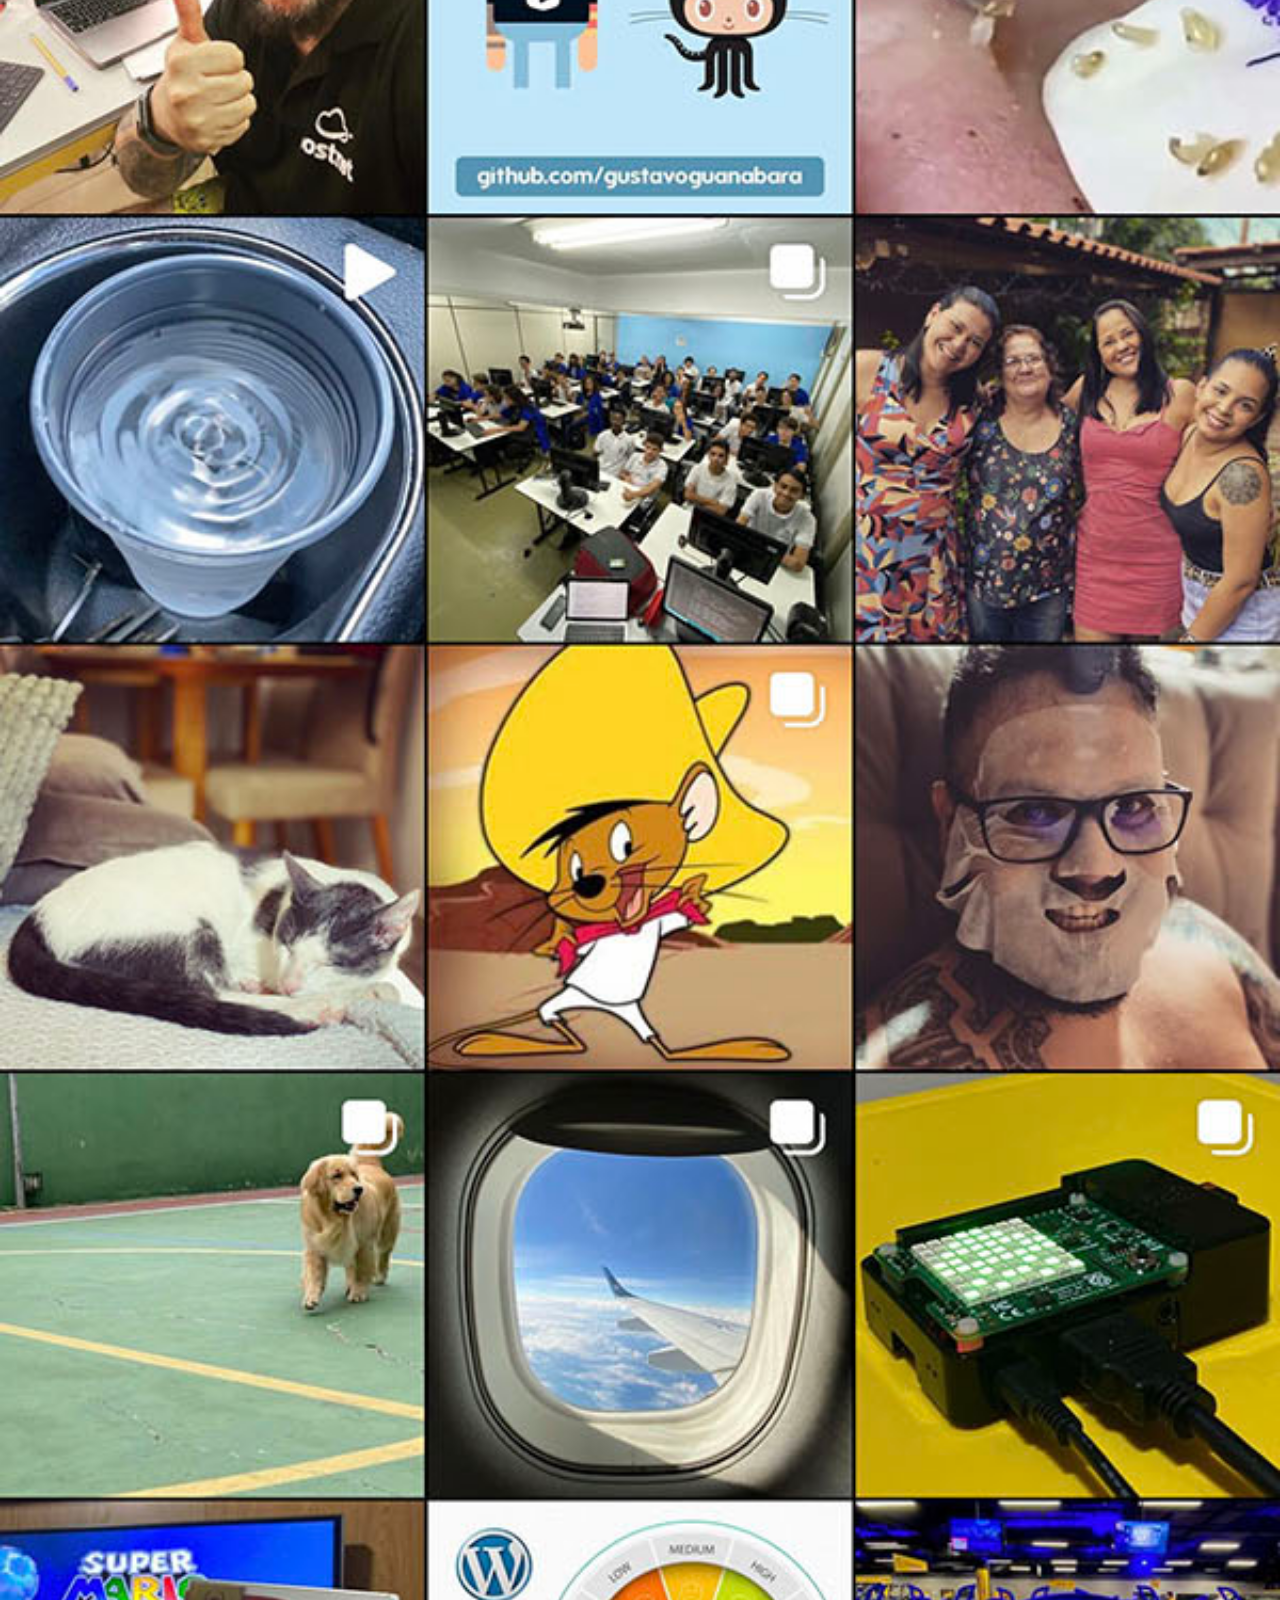
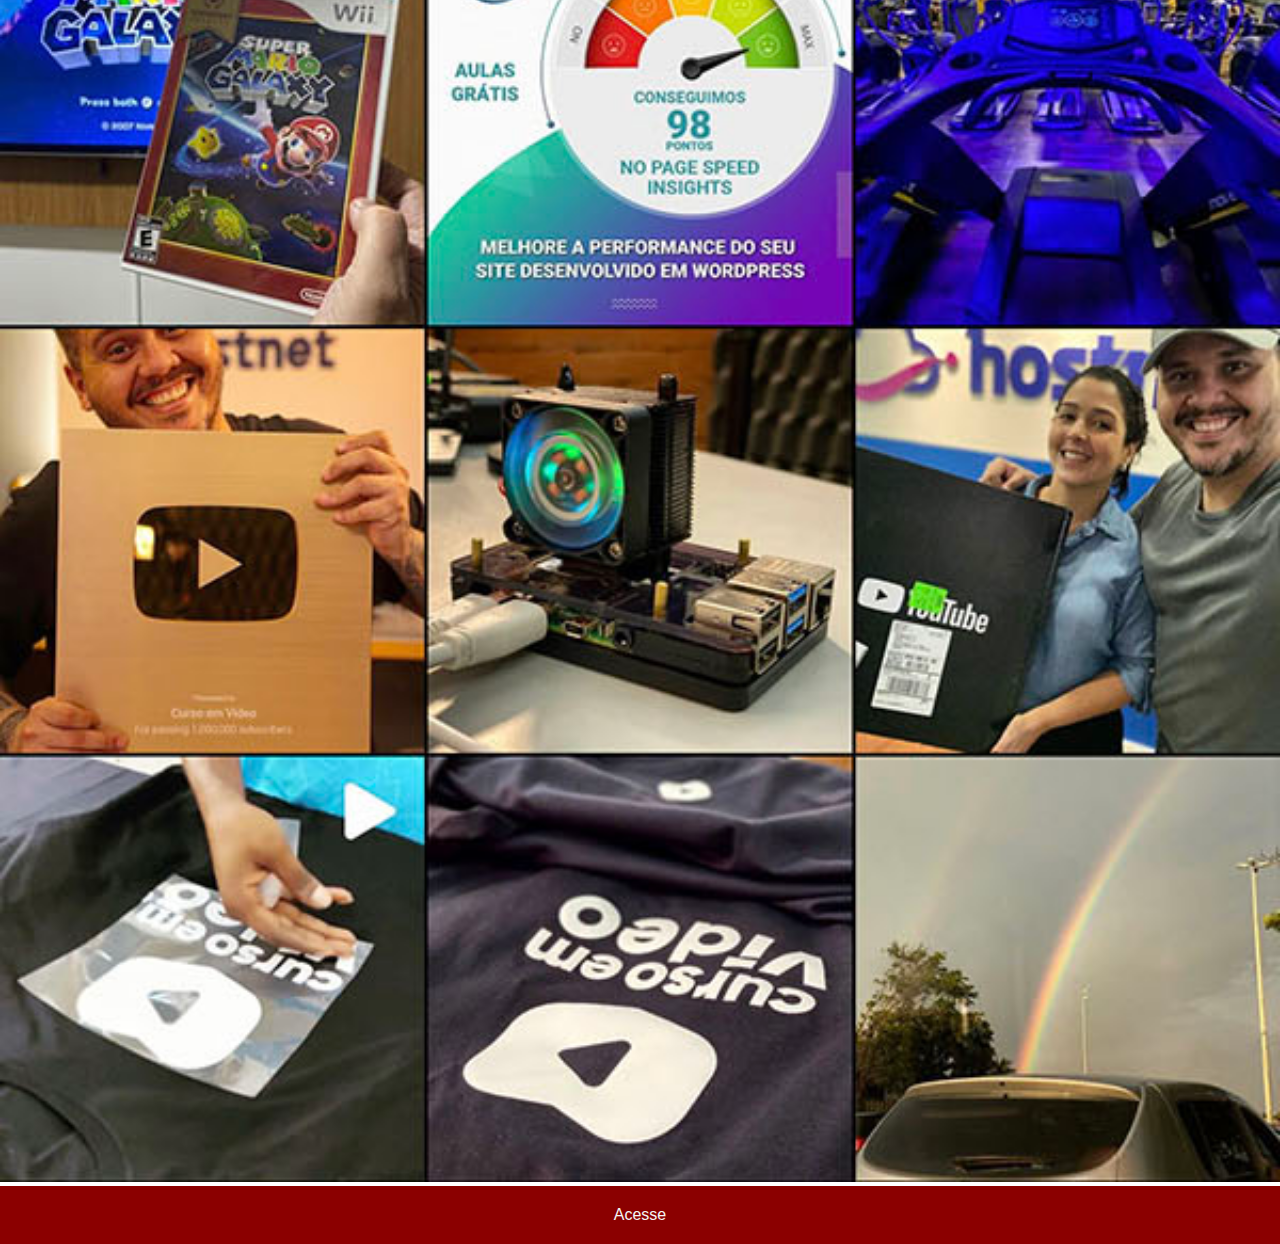
<file: instagram.html>
<!DOCTYPE html>
<html lang="pt-br">
<head>
    <meta charset="UTF-8">
    <meta http-equiv="X-UA-Compatible" content="IE=edge">
    <meta name="viewport" content="width=device-width, initial-scale=1.0">
    <title>Document</title>
    <link rel="stylesheet" href="estilos/social.css">
</head>
<body>
    <img src="imagens/tela-instagram.jpg" alt="Instagram">
    <a href="https://www.instagram.com/gustavoguanabara/" target="_blank">  Acesse</a>
</body>
</html>
</file>
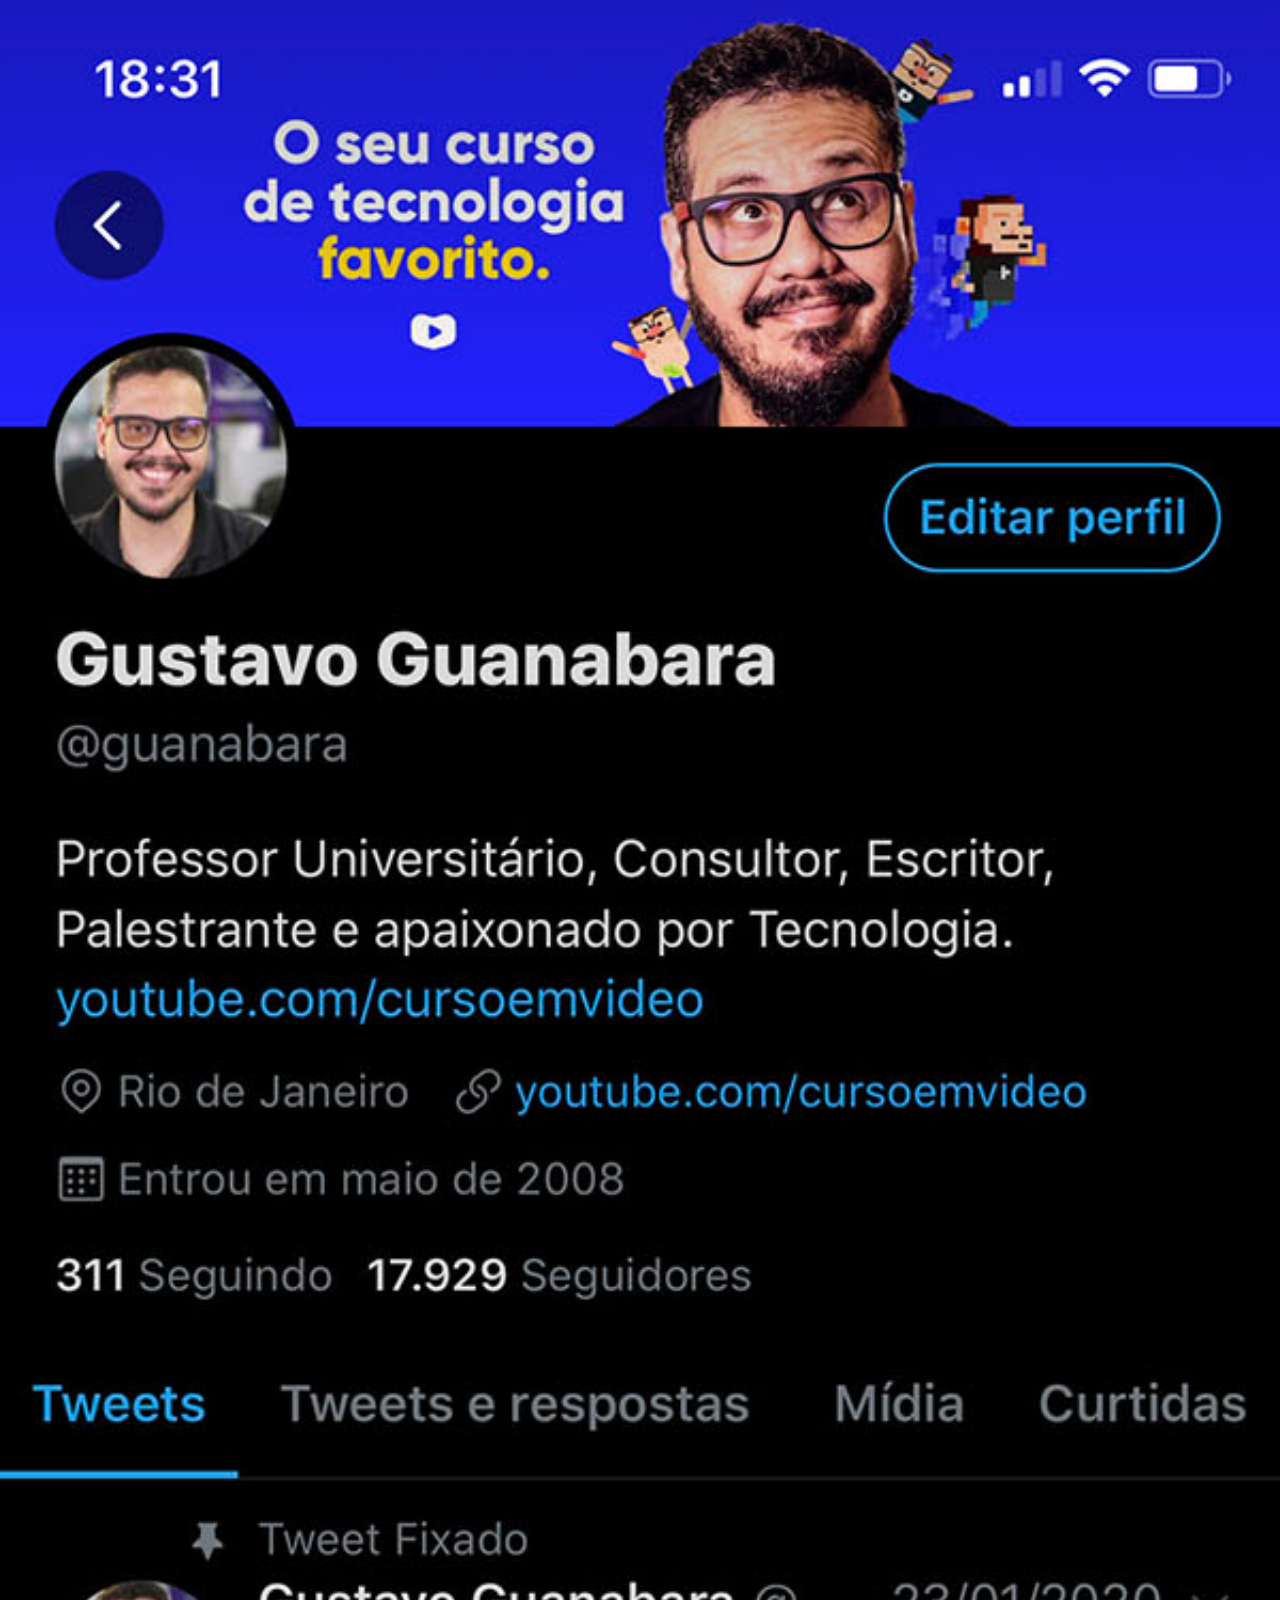
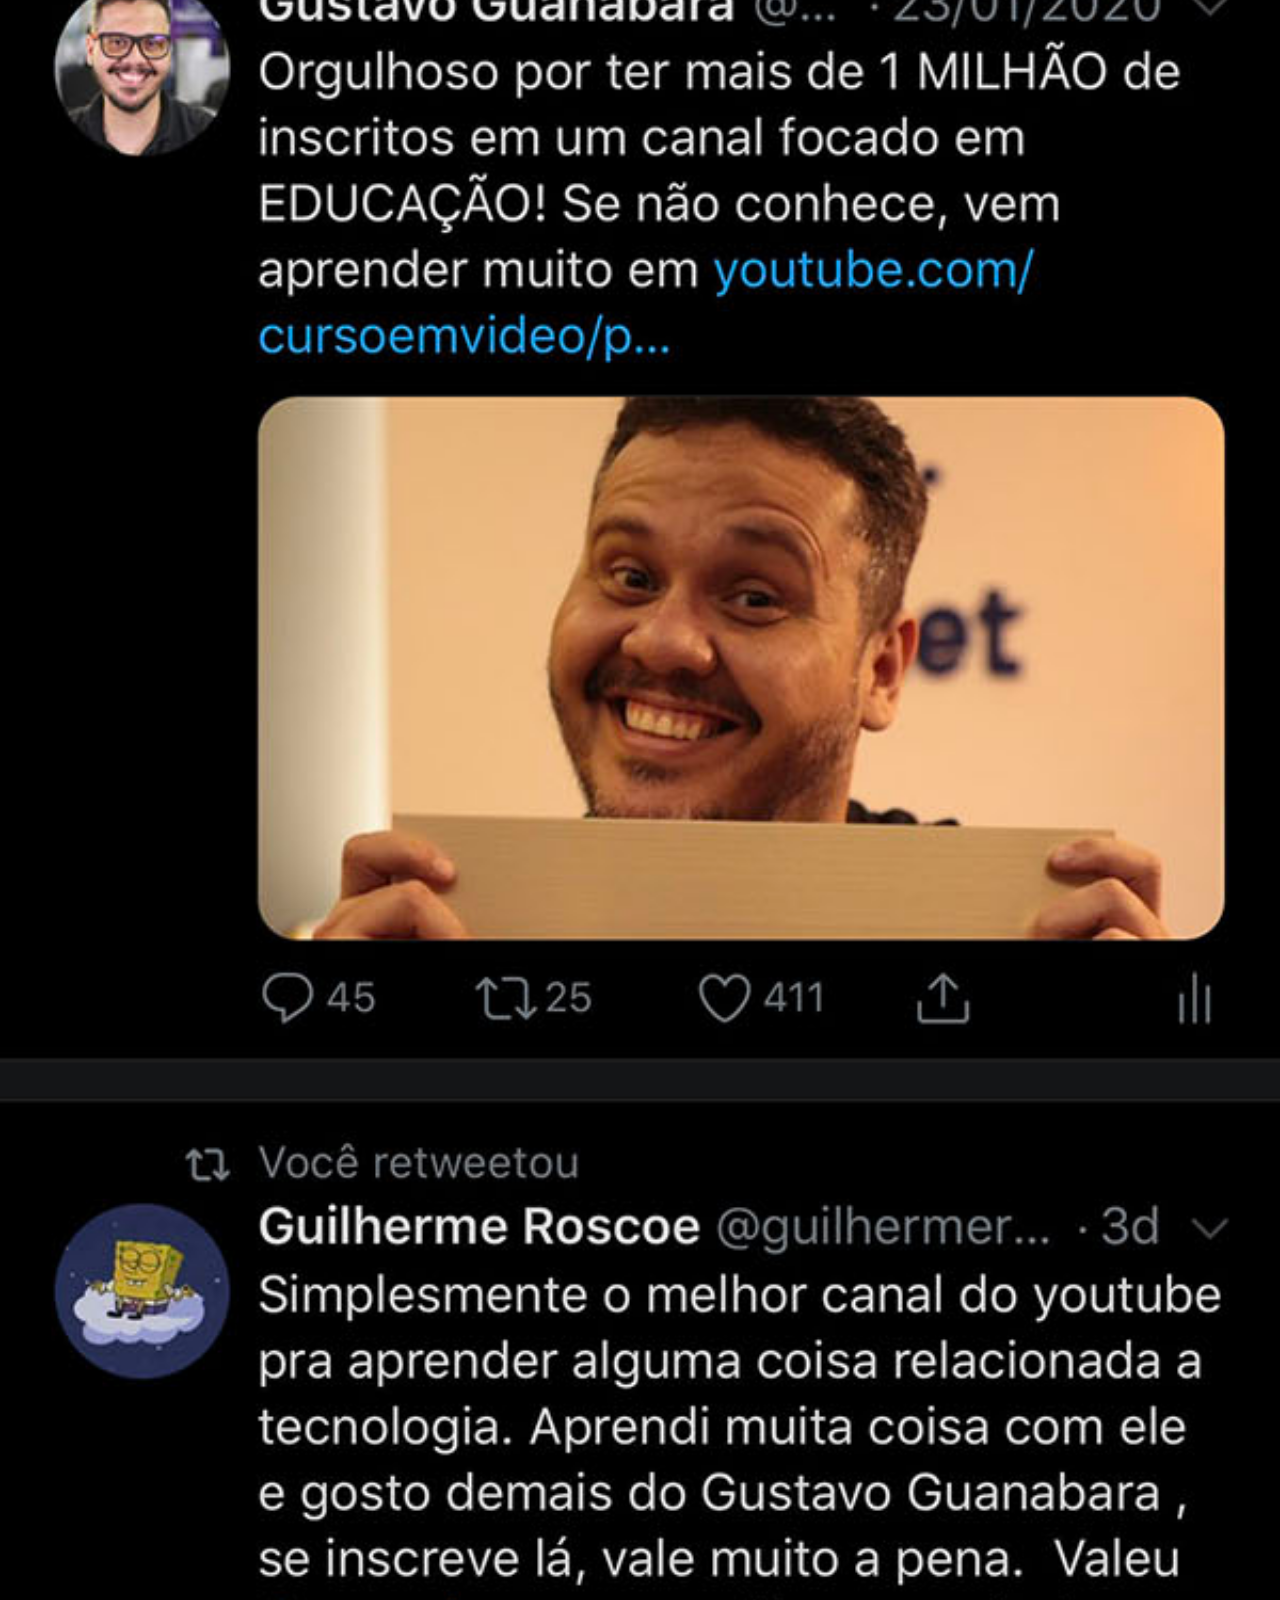
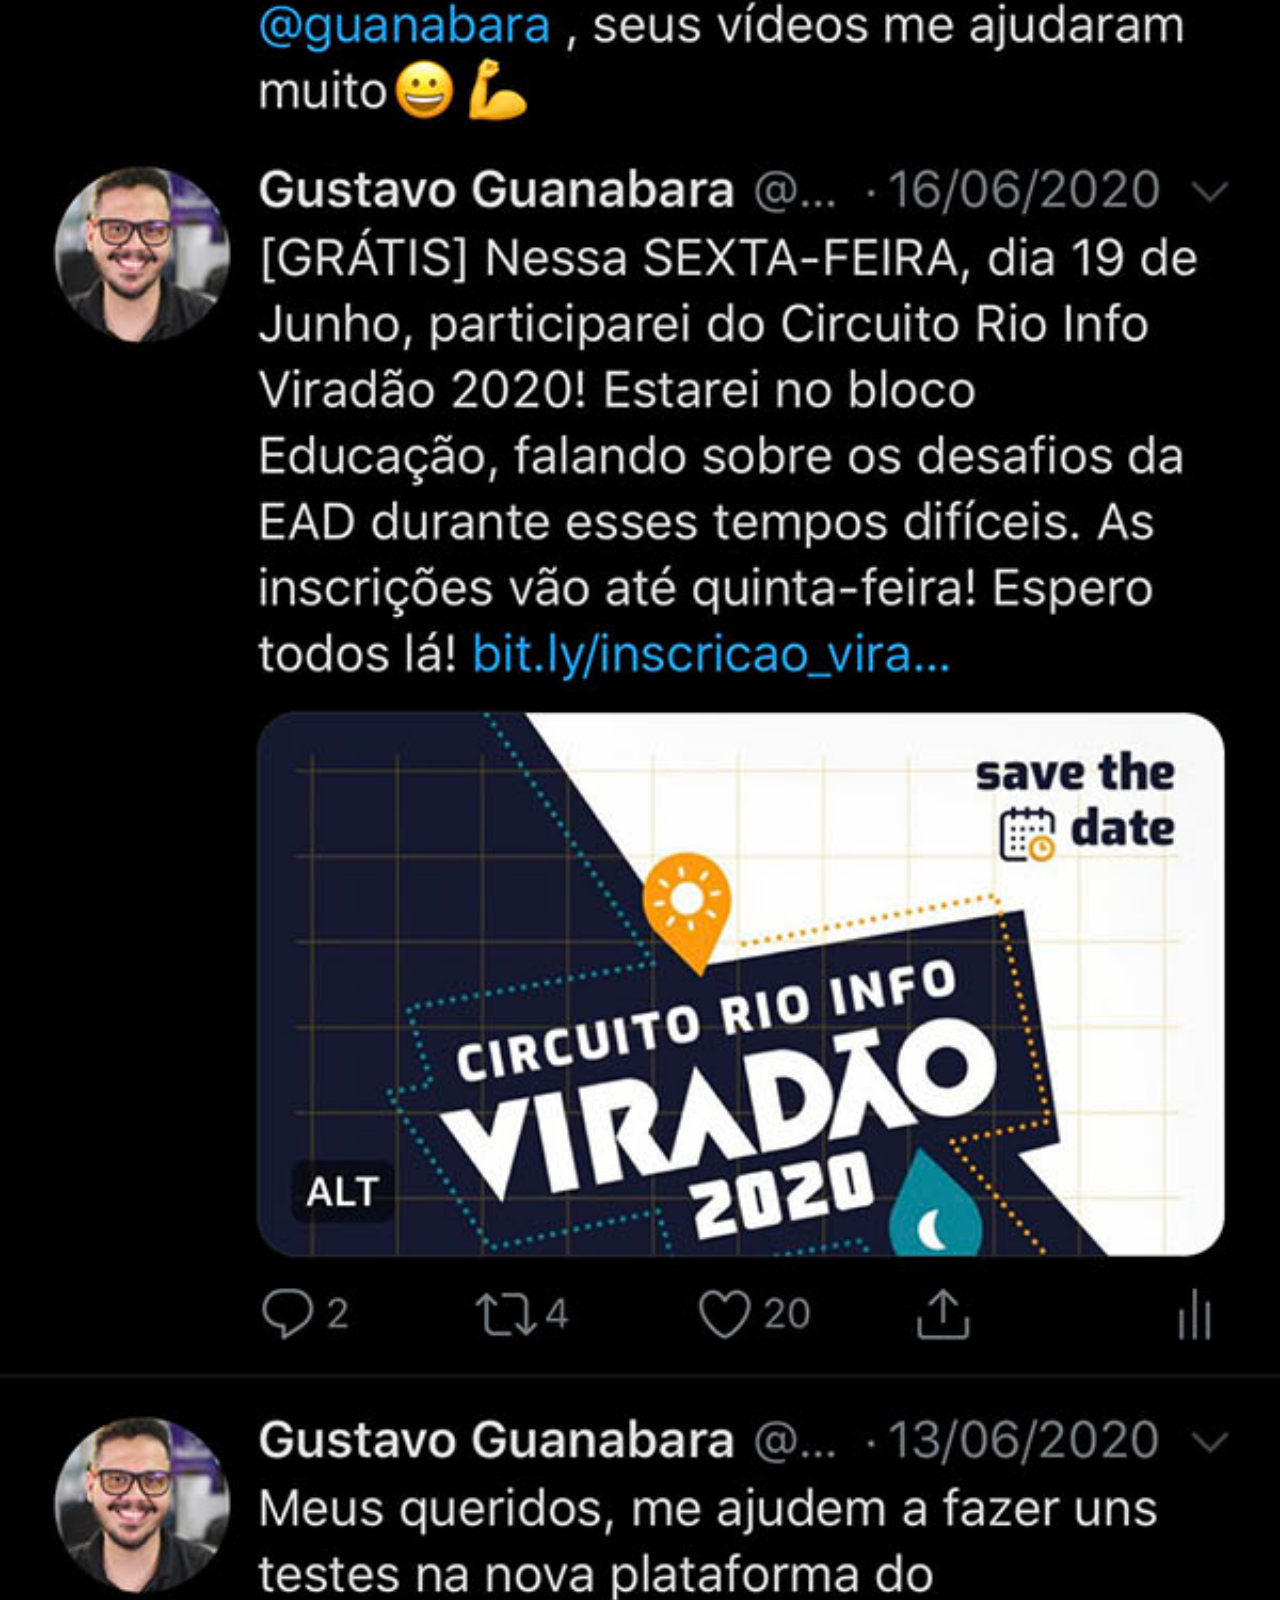
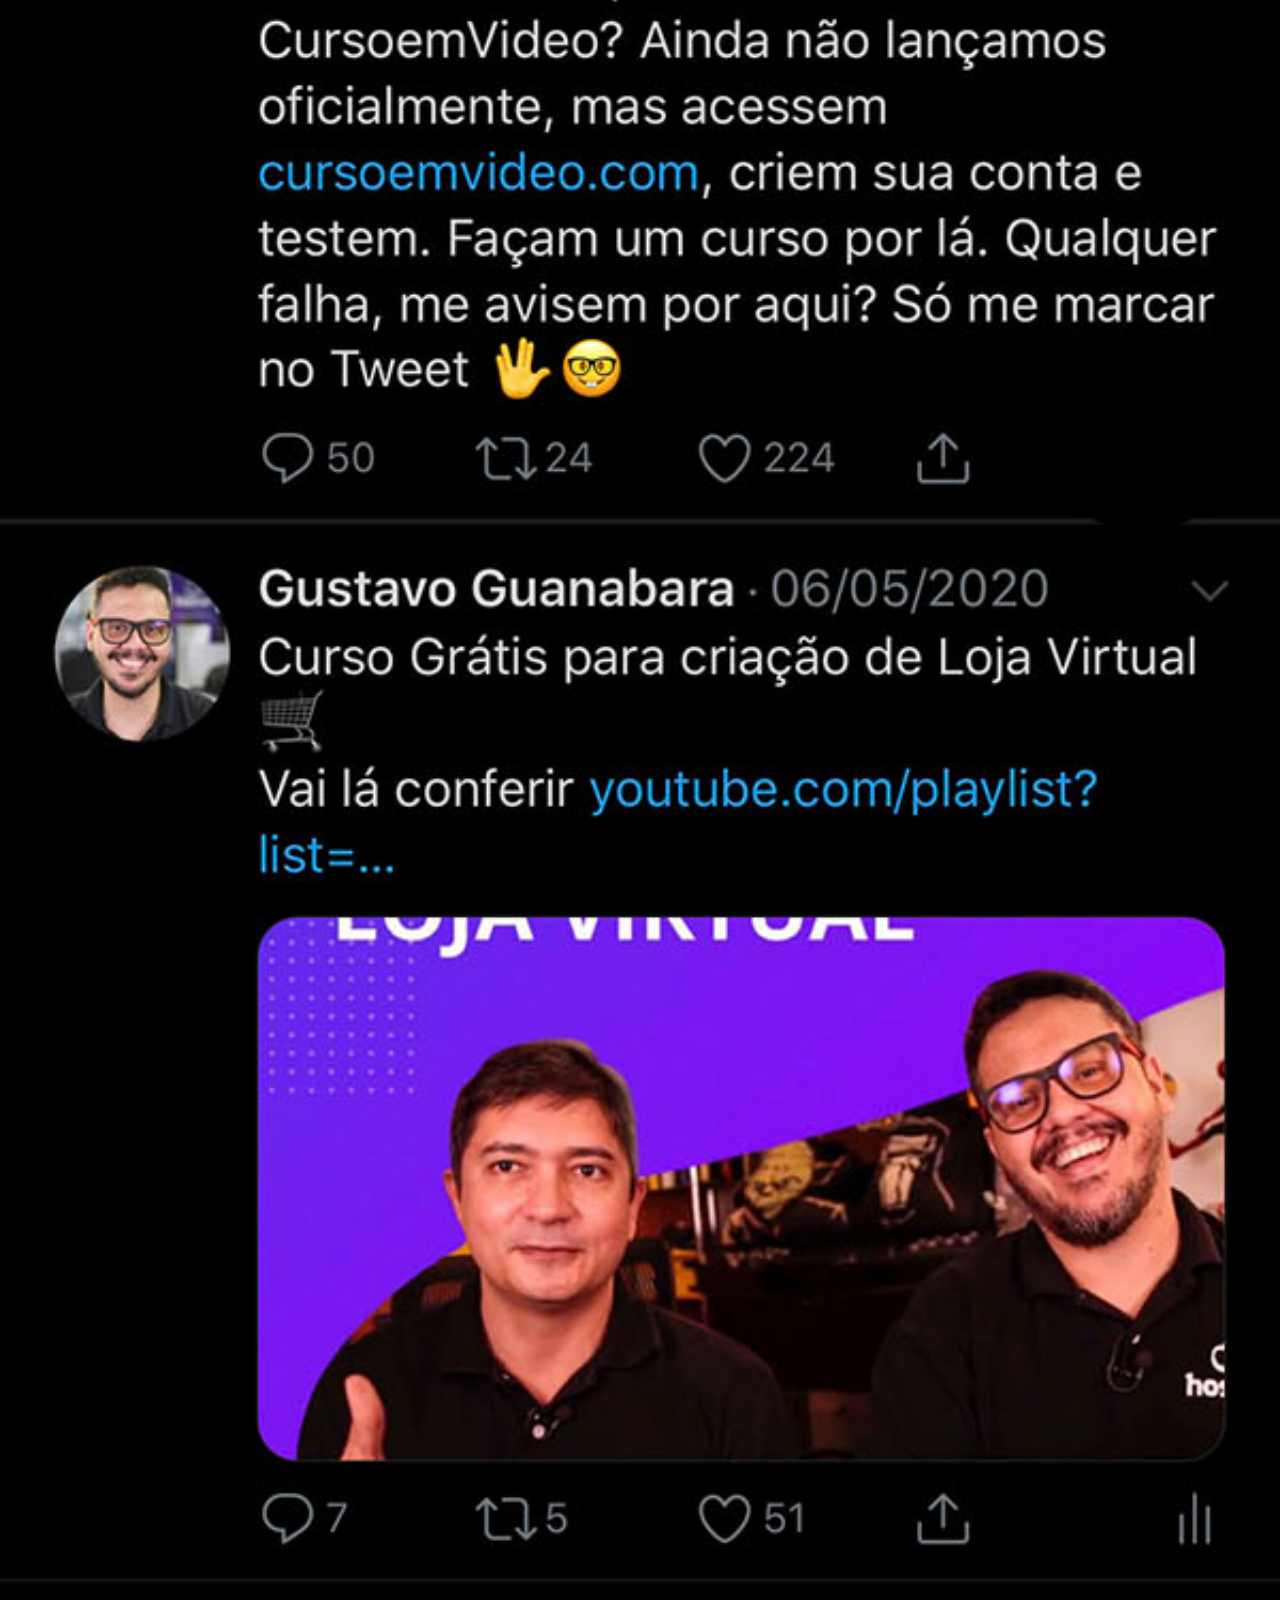
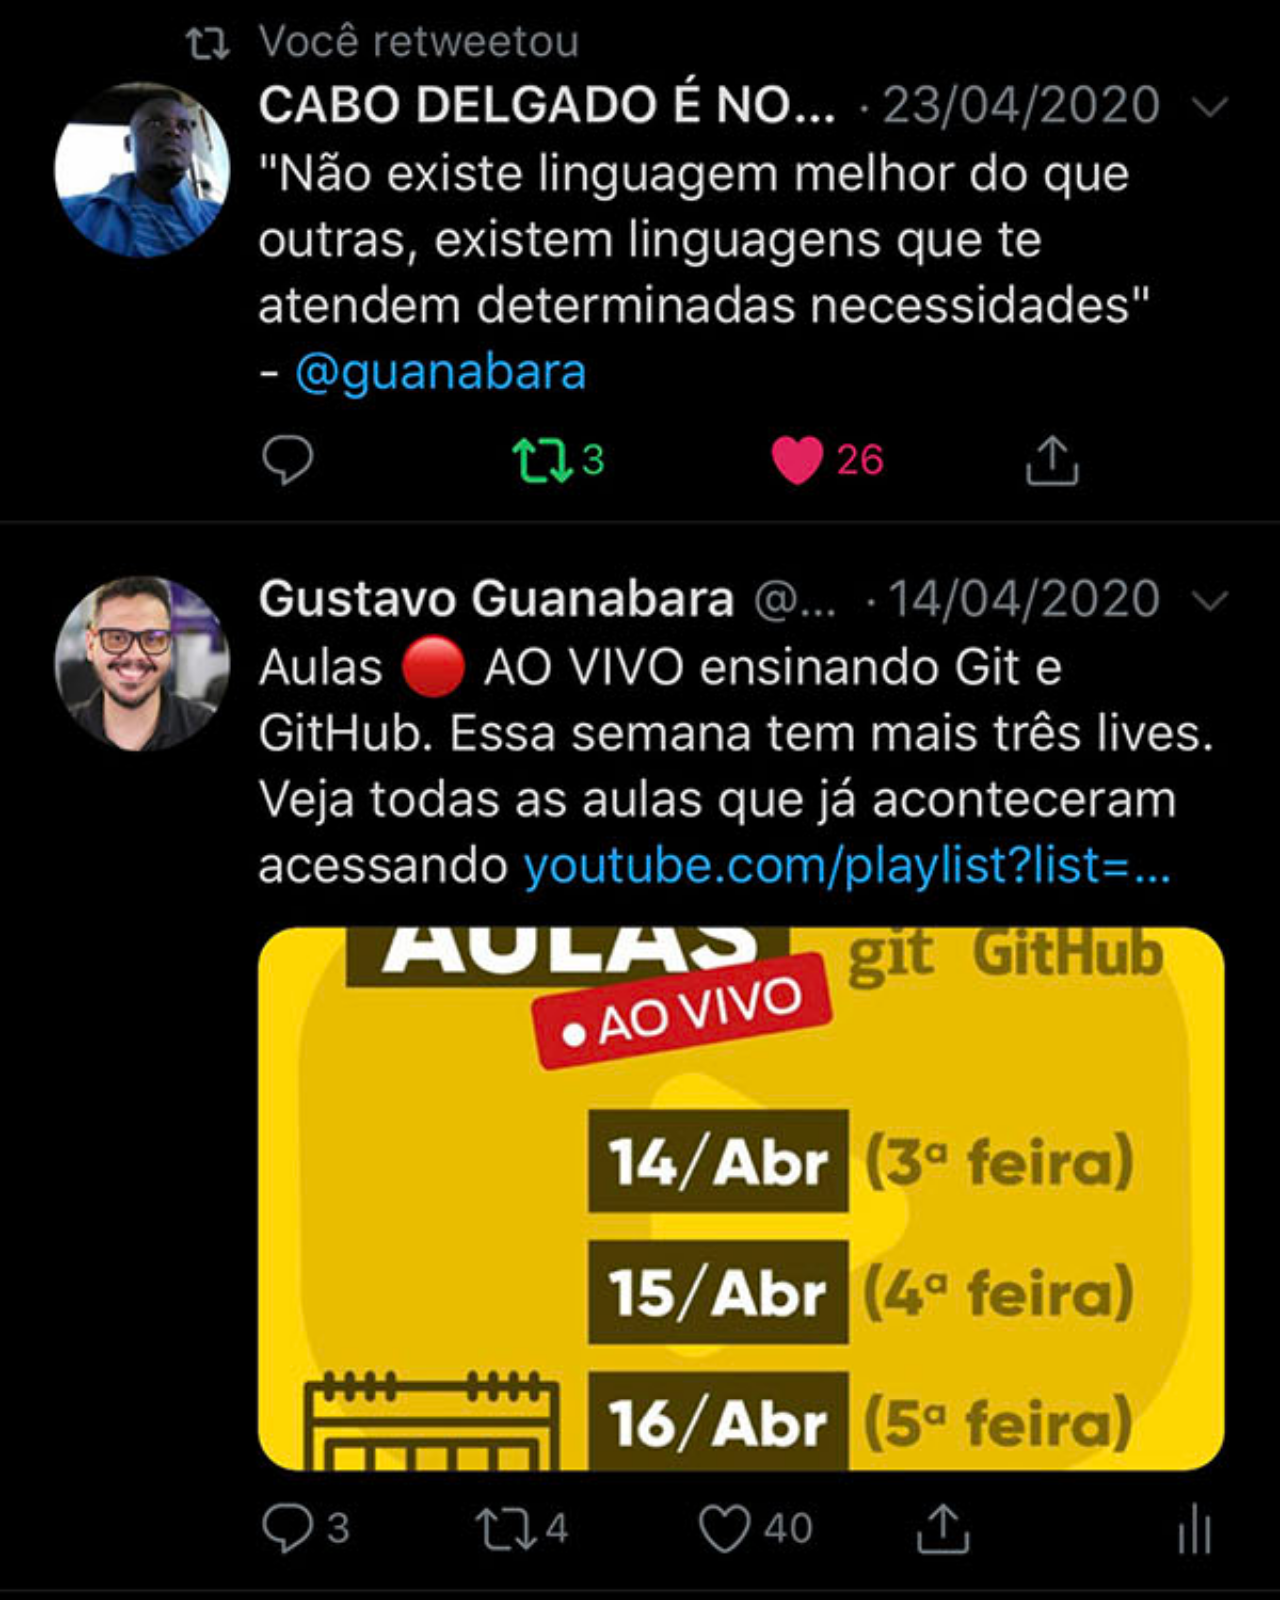
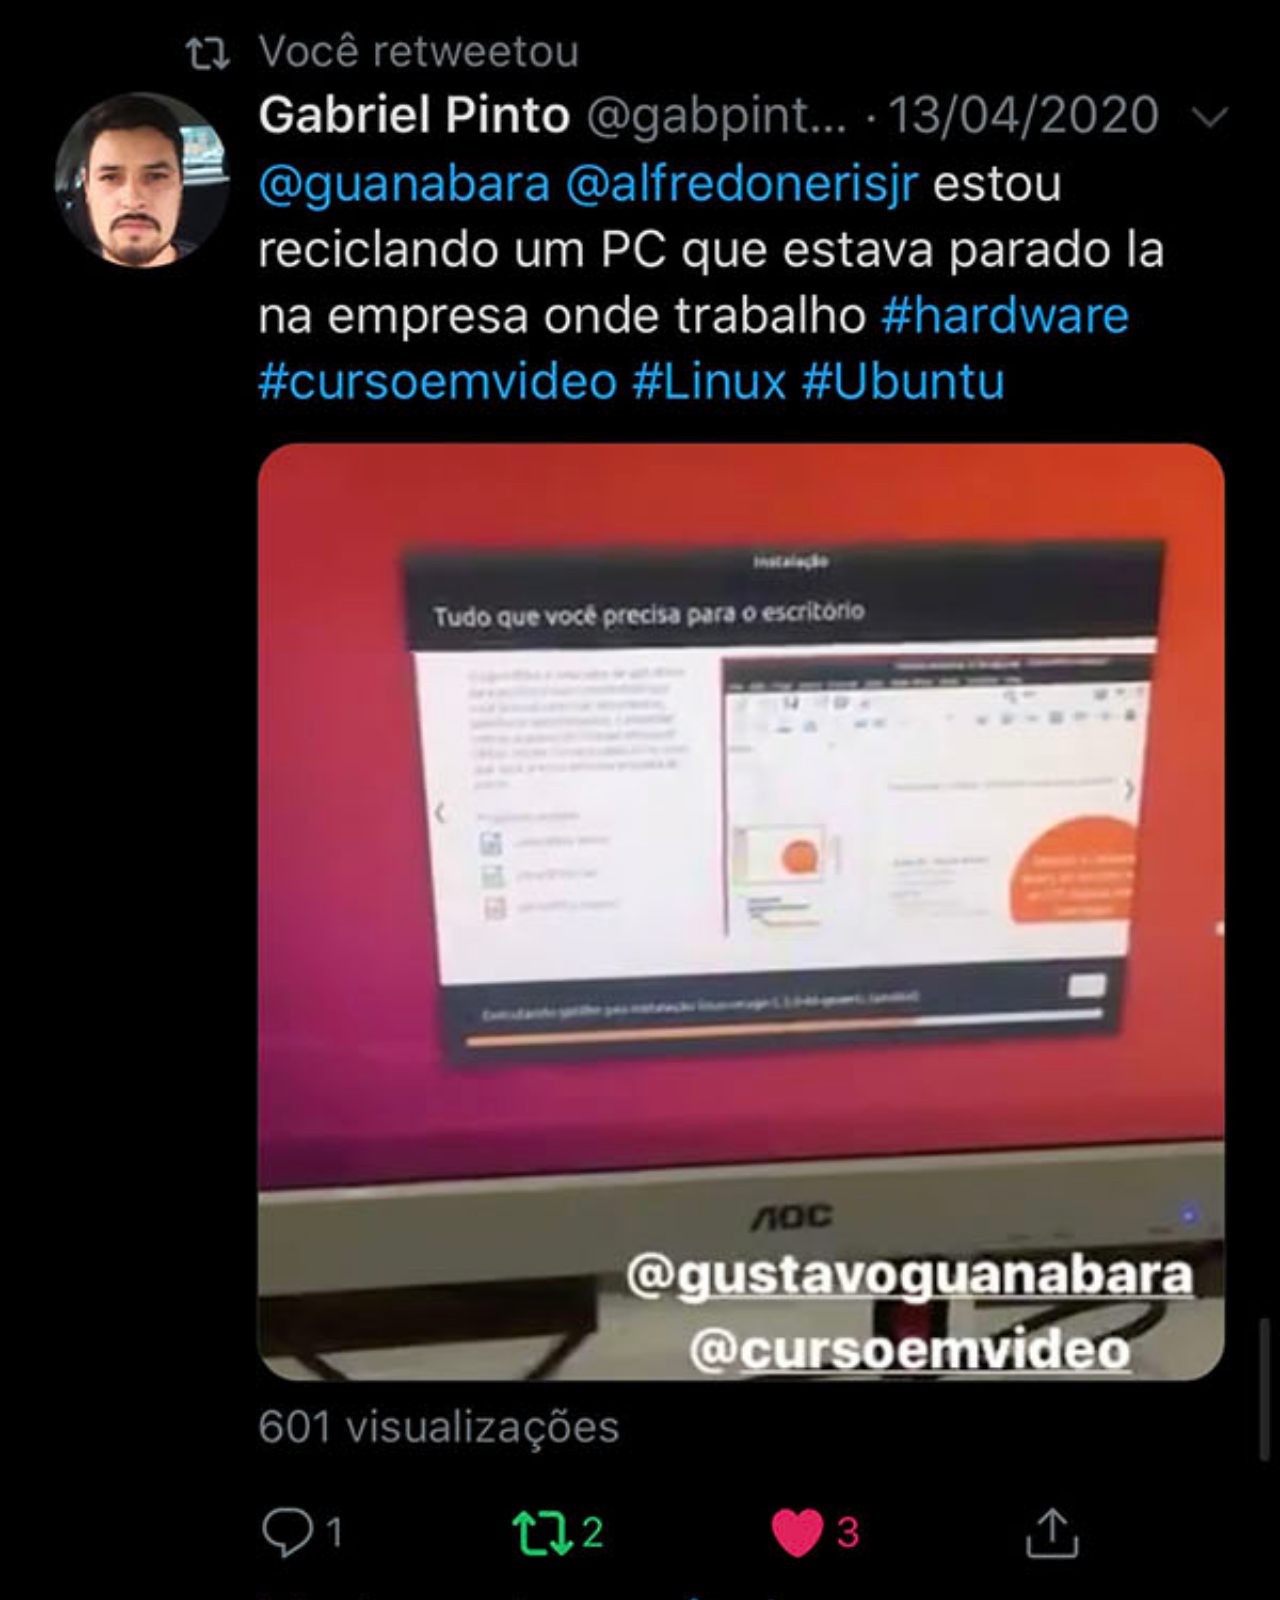
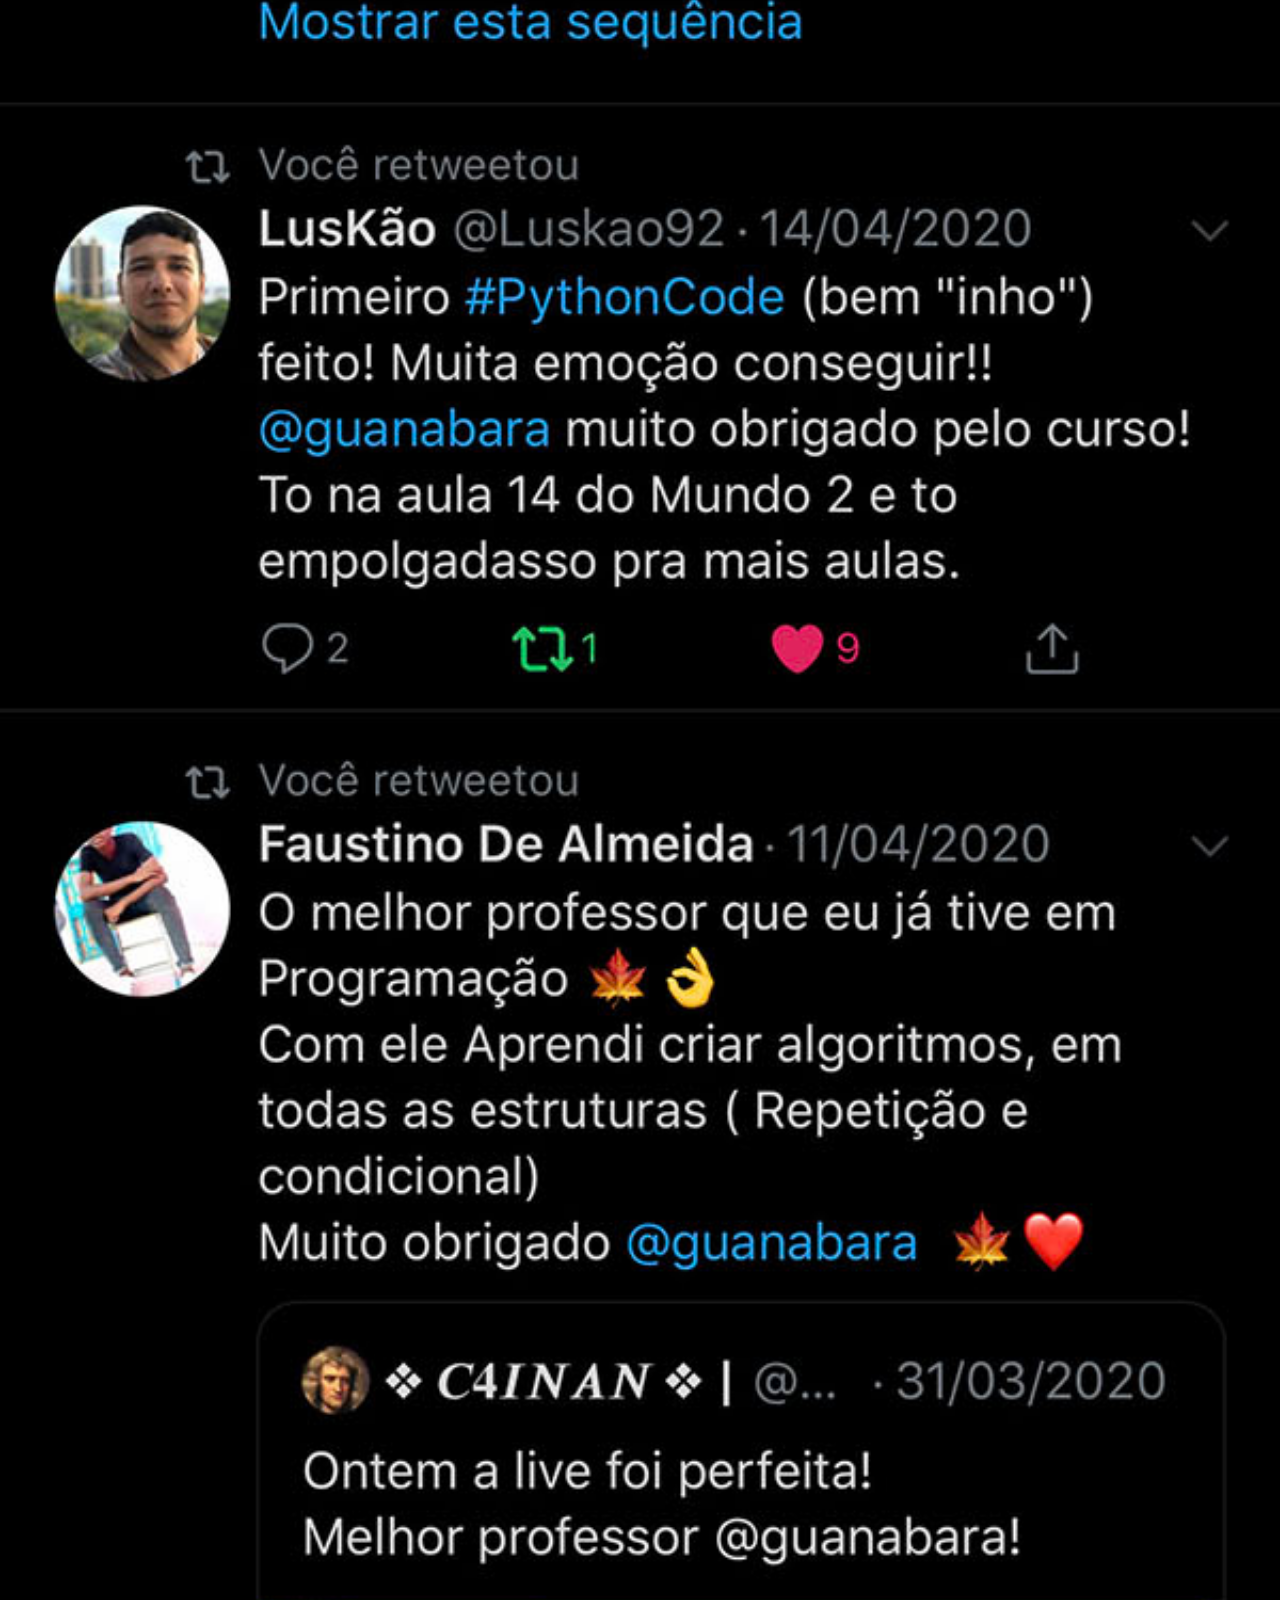
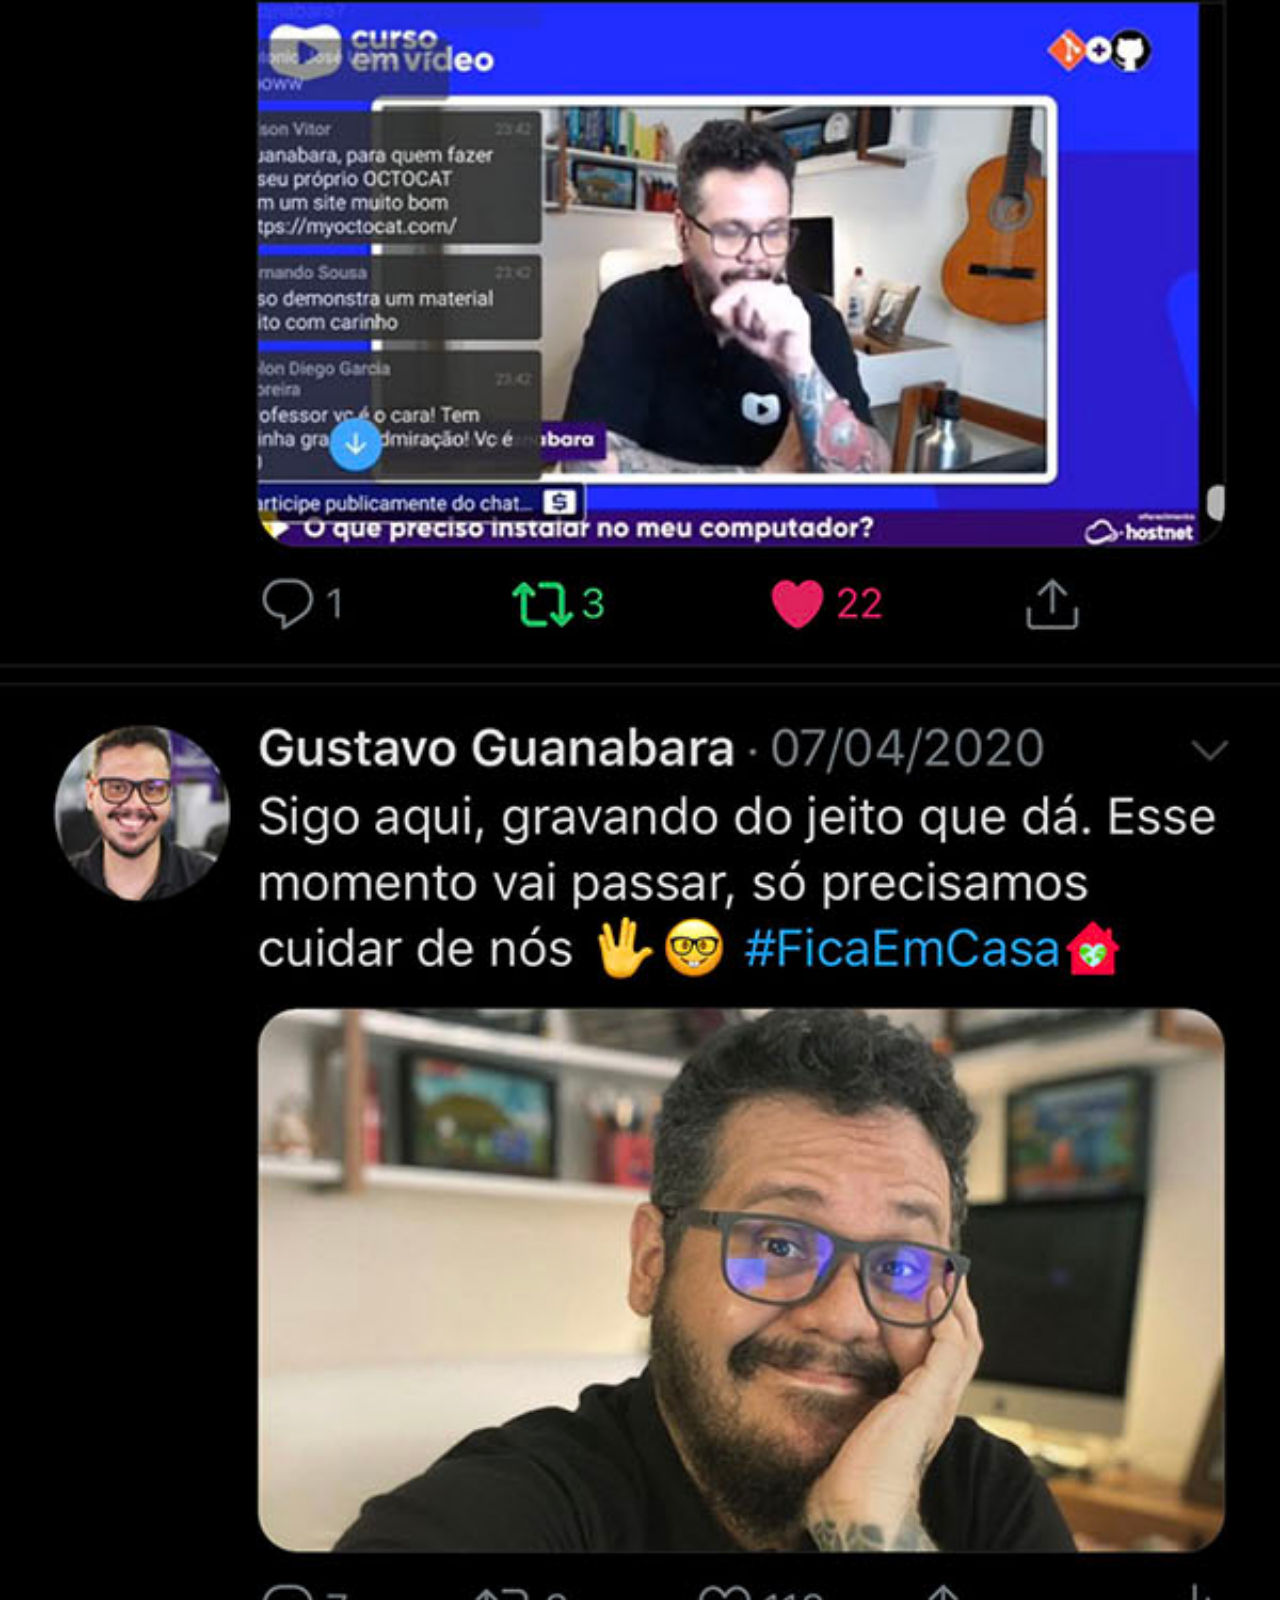
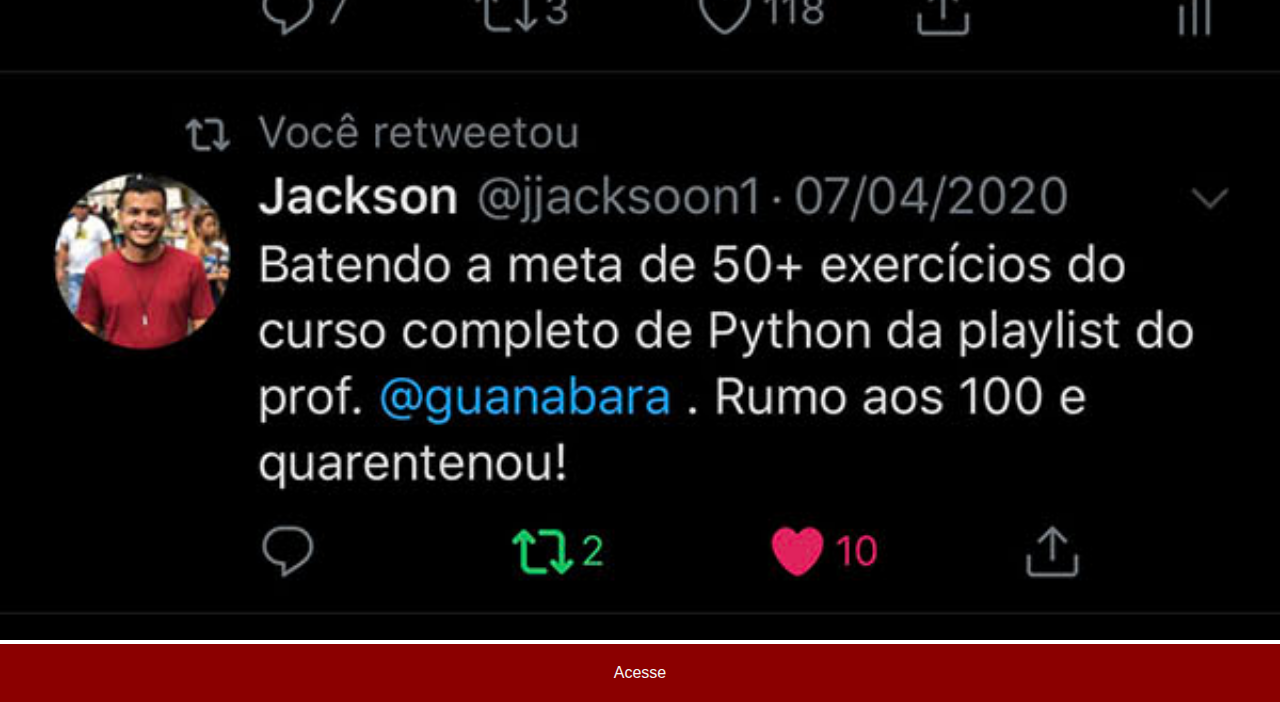
<file: twitter.html>
<!DOCTYPE html>
<html lang="pt-br">
<head>
    <meta charset="UTF-8">
    <meta http-equiv="X-UA-Compatible" content="IE=edge">
    <meta name="viewport" content="width=device-width, initial-scale=1.0">
    <title>Twitter</title>
    <link rel="stylesheet" href="estilos/social.css">
</head>
<body>
    <img src="imagens/tela-twitter.jpg" alt="Twitter">
    <a href="https://twitter.com/guanabara" target="_blank">Acesse</a>
</body>
</html>
</file>
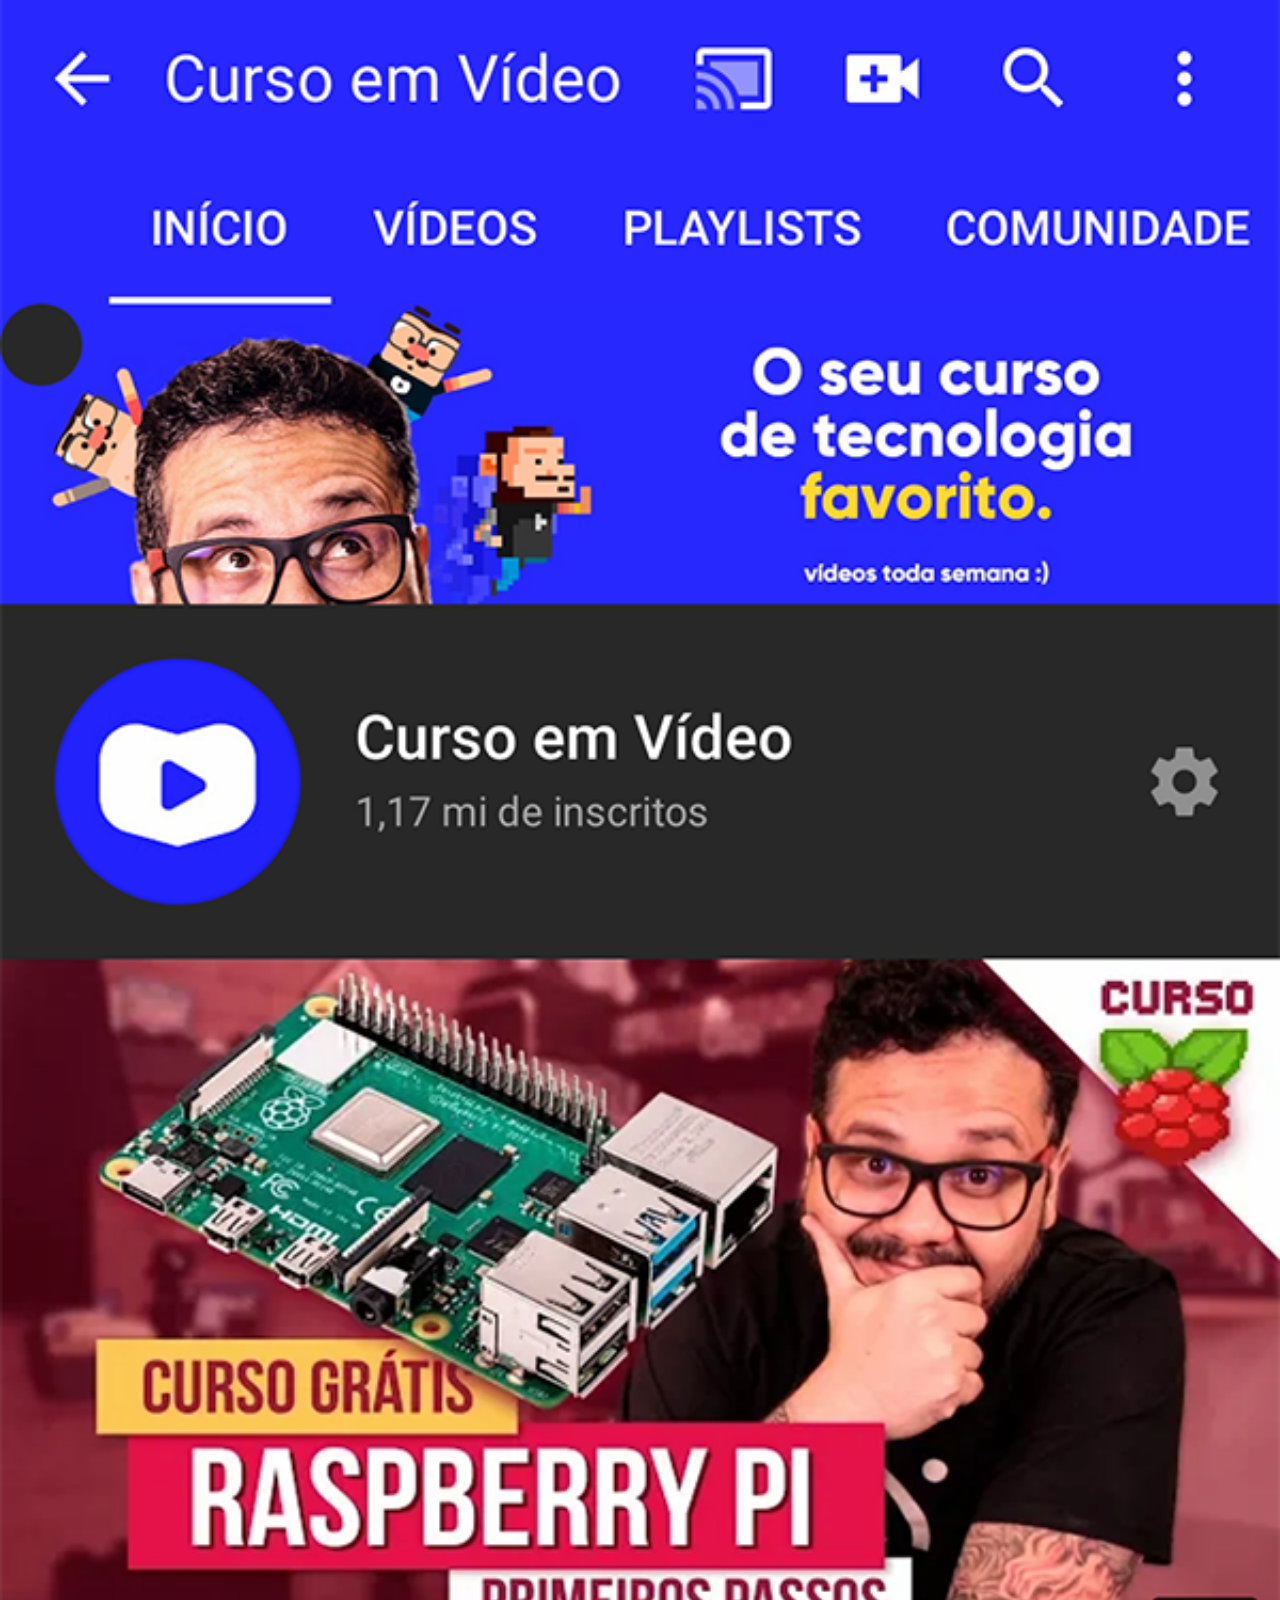
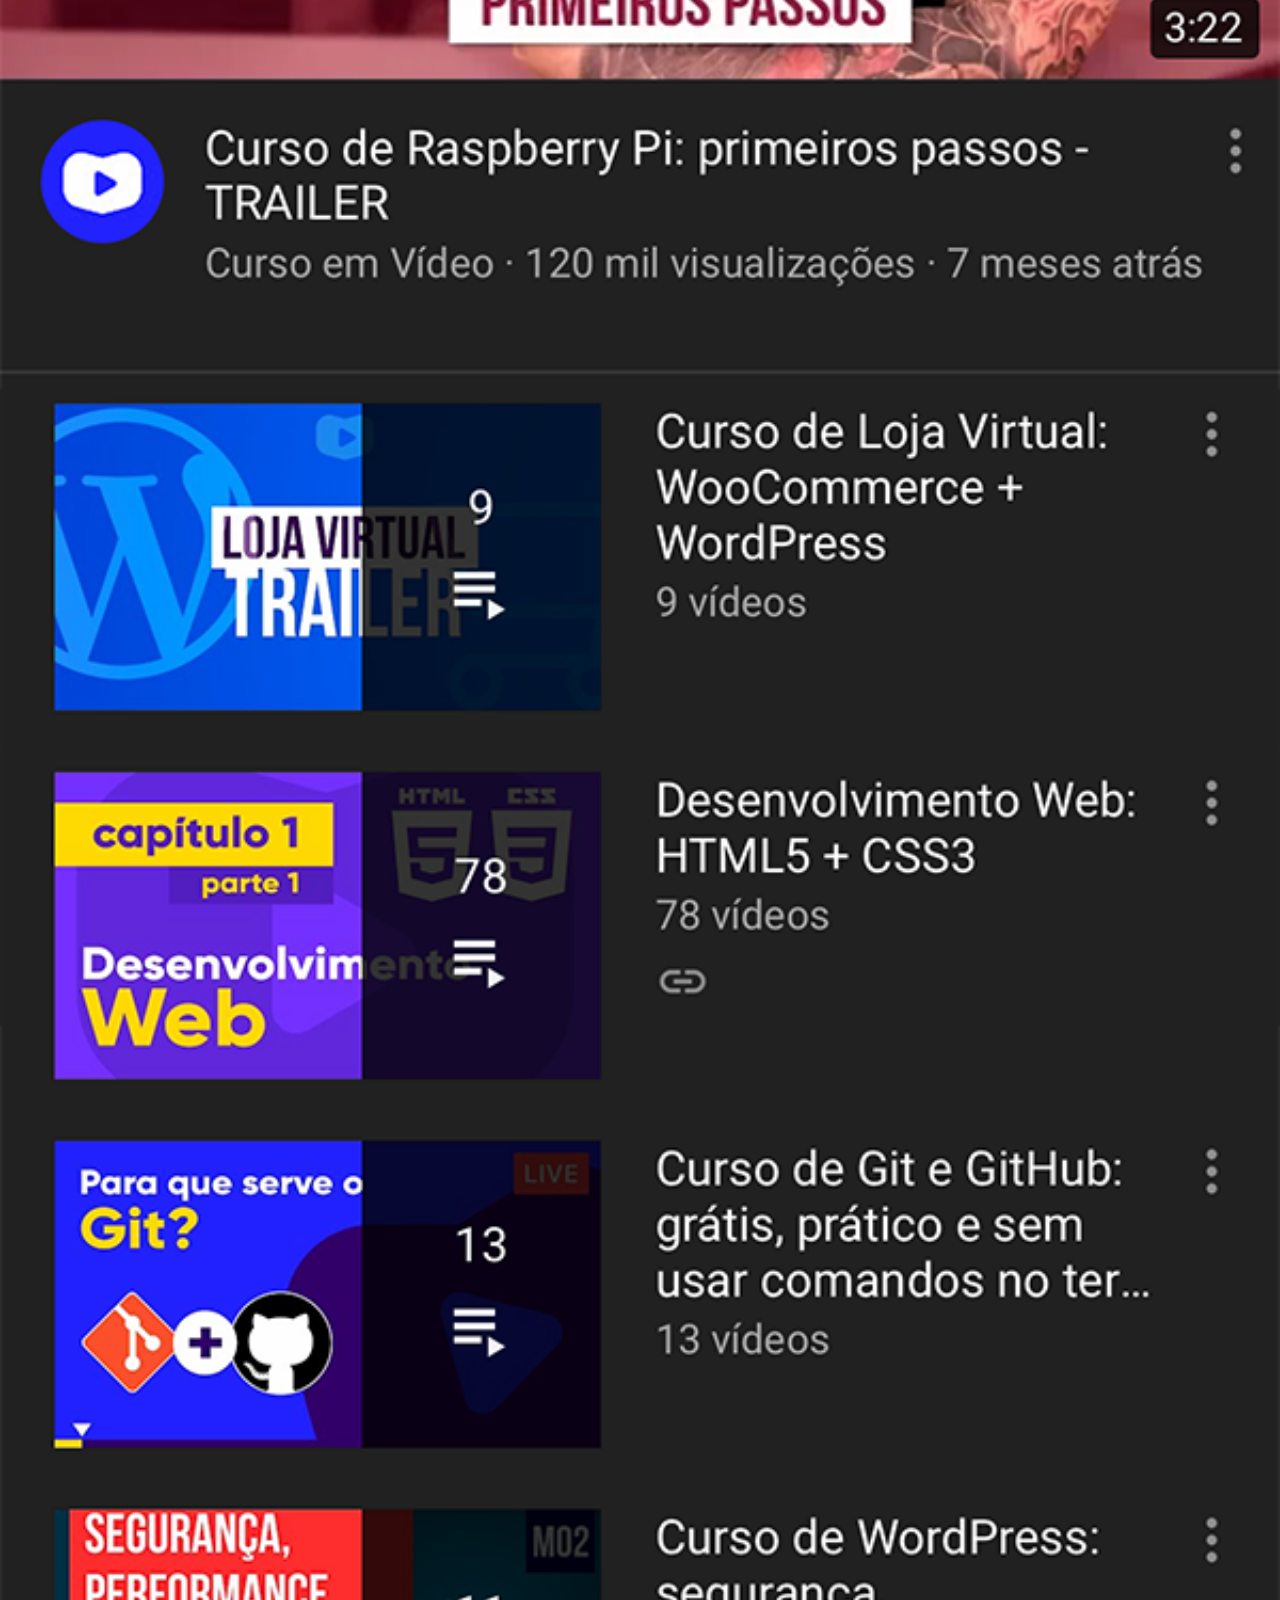
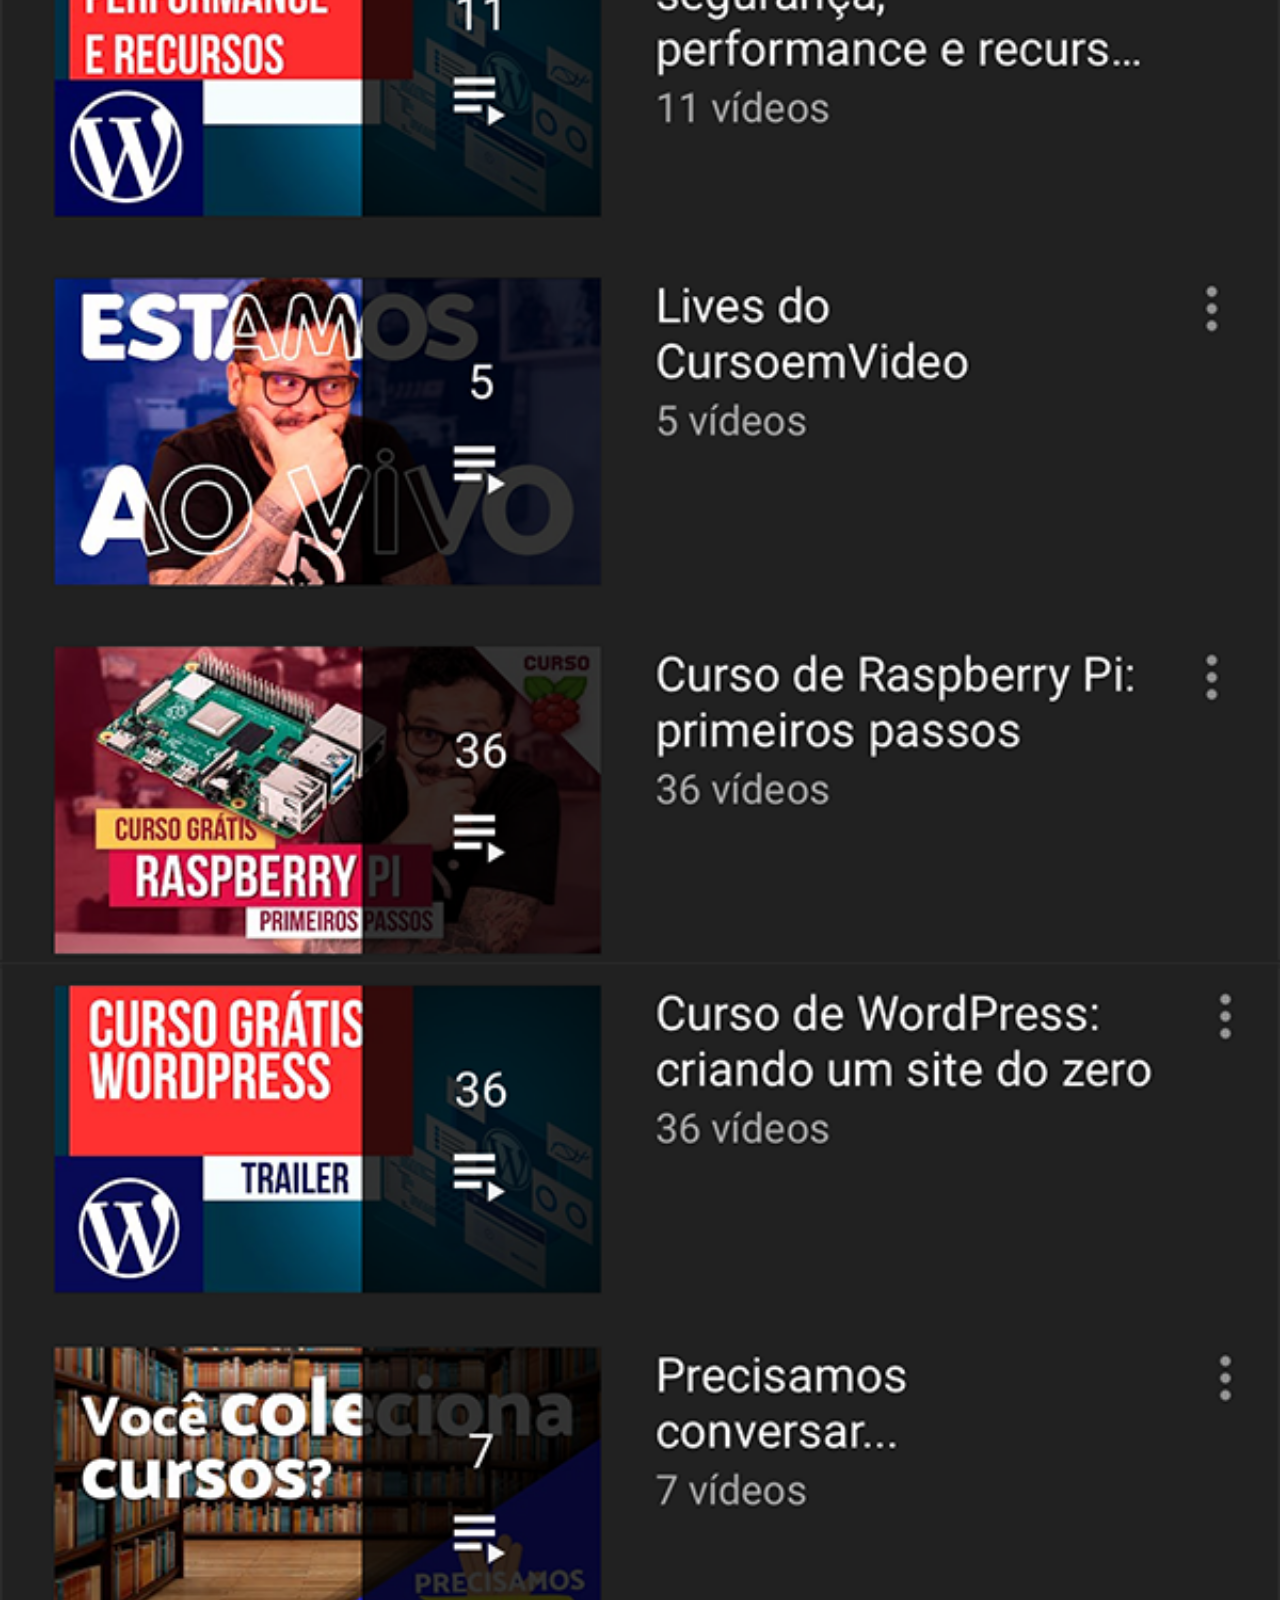
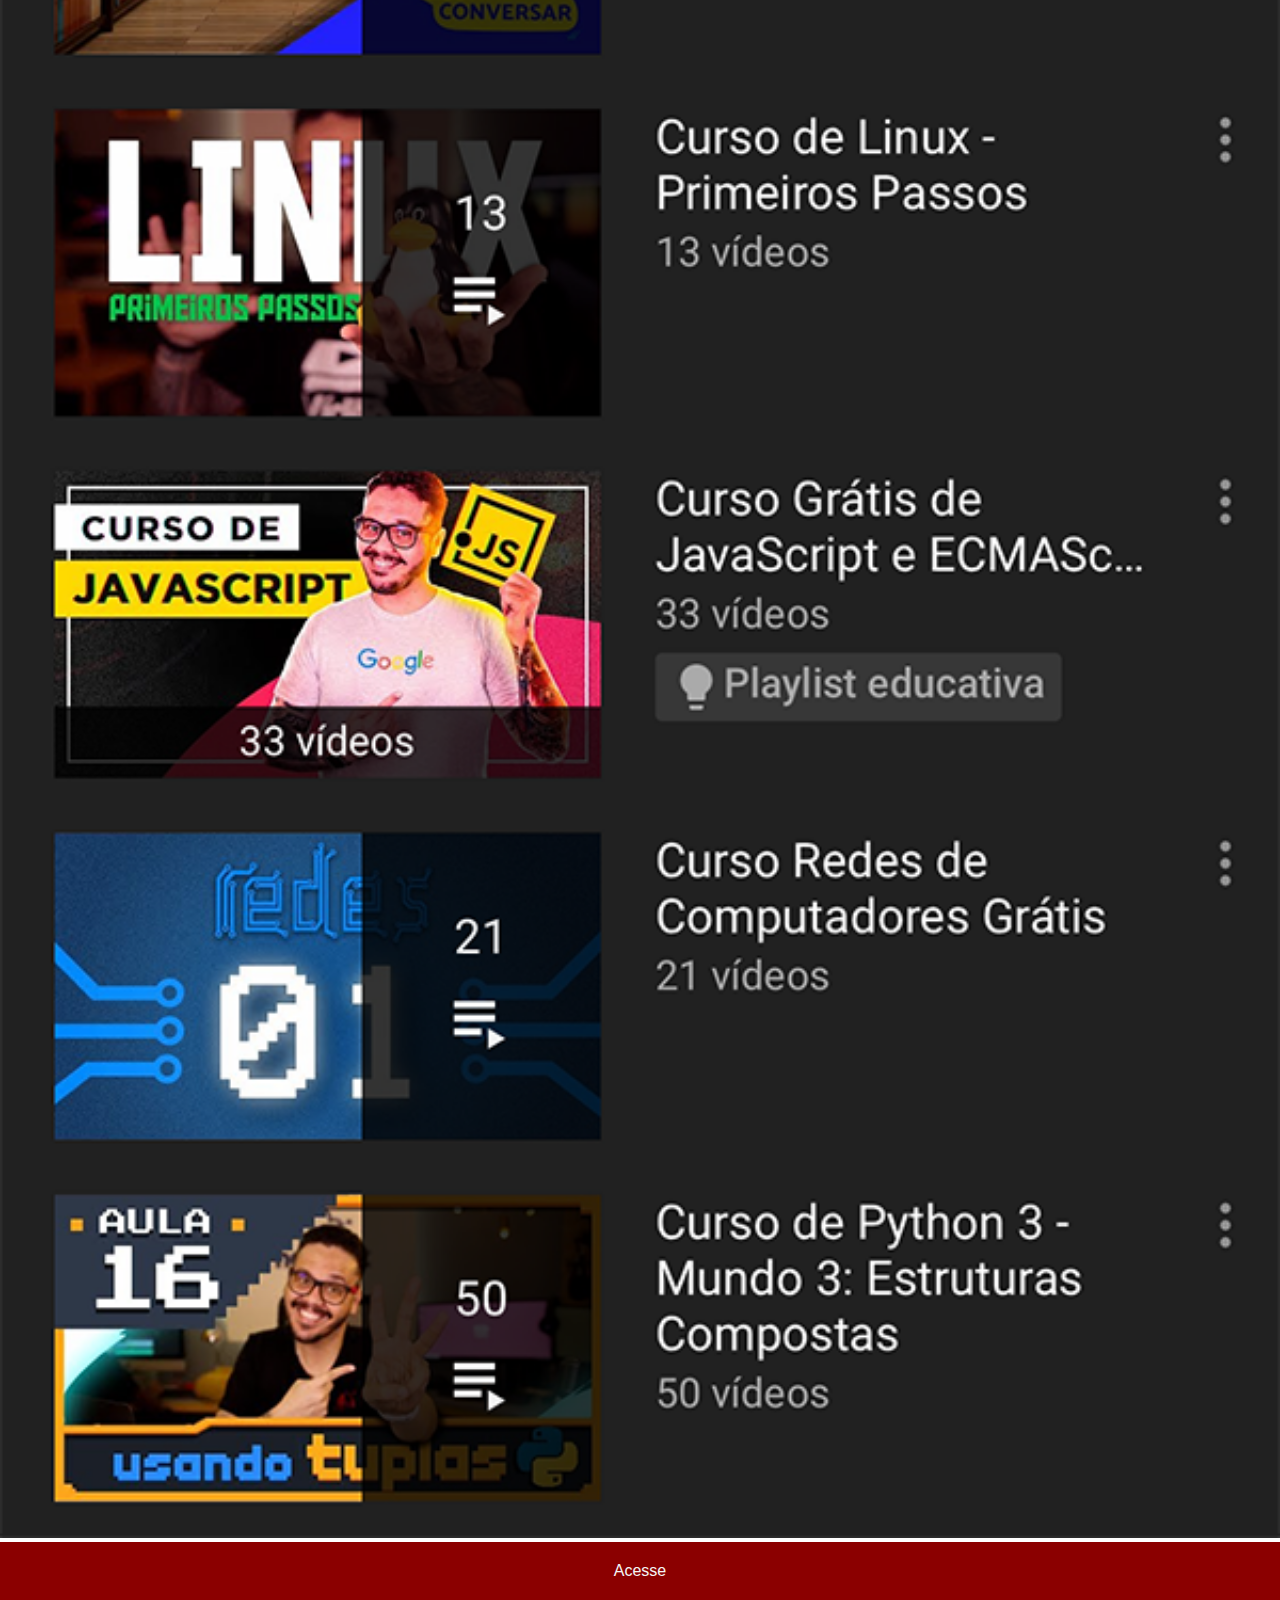
<file: youtube.html>
<!DOCTYPE html>
<html lang="pt-br">
<head>
    <meta charset="UTF-8">
    <meta http-equiv="X-UA-Compatible" content="IE=edge">
    <meta name="viewport" content="width=device-width, initial-scale=1.0">
    <title>Youtube</title>
    <link rel="stylesheet" href="estilos/social.css">
</head>
<body>
    <img src="imagens/tela-youtube.png" alt="youtube">
    <div><a href="https://www.youtube.com/@CursoemVideo/playlists">Acesse</a></div>
</body>
</html>
</file>
<file: estilos/style.css>
@charset "UTF-8";

*{
    margin: 0px;
    padding: 0px;
    font-family: Arial, Helvetica, sans-serif;
}

html, body {
    height: 98vh;
    width: 98vw;
}

main {
    height: 98vh;
    position: relative;
}
body{
    background: url(../imagens/fundo-madeira.jpg) no-repeat top center;
    background-size: cover;
    background-attachment: fixed;
}

section#tel {
    position: absolute;
    top: 50%;
    left: 50%;
    transform: translate(-50%,-50%);
    height: 627px;
    width: 311px;
    background: url('../imagens/frame-iphone.png') no-repeat center center;
}
iframe#tela{
    position: relative;
    top: 80px;
    left: 22px;
    width: 267px;
    height: 471px;
}
section#nav{
    text-align: right;
}
section#nav img{
    width: 50px;
    margin: 10px;
    border-radius: 50%;
    box-shadow: 2px 2px 3px rgba(0, 0, 0, 0.61);
    box-sizing: border-box;
}
section#nav img:hover{
    border: 2px  solid rgba(255, 255, 255, 0.616);
    transform: translate(-3px, -3px);
    box-shadow: 5px 5px 8px rgba(0, 0, 0, 0.61);
}
</file>
<file: estilos/social.css>
@charset "UTF-8";

*{
    margin: 0px;
    padding: 0px;
}
::-webkit-scrollbar{ 
    width: 0px;
    height: 0px;
} /*webkit-scrollbar, usado para tirar a barra de rolagem*/
body{
    font-family: Arial, Helvetica, sans-serif;
}
img{
    width: 100vw;
    
}

a{
    background-color: darkred;
    padding: 20px;
    color: whitesmoke;
    text-decoration:none;
    text-align: center;
    font-weight: normal;
    display: block;
}
a:hover{
    background-color: red;
}
</file>
